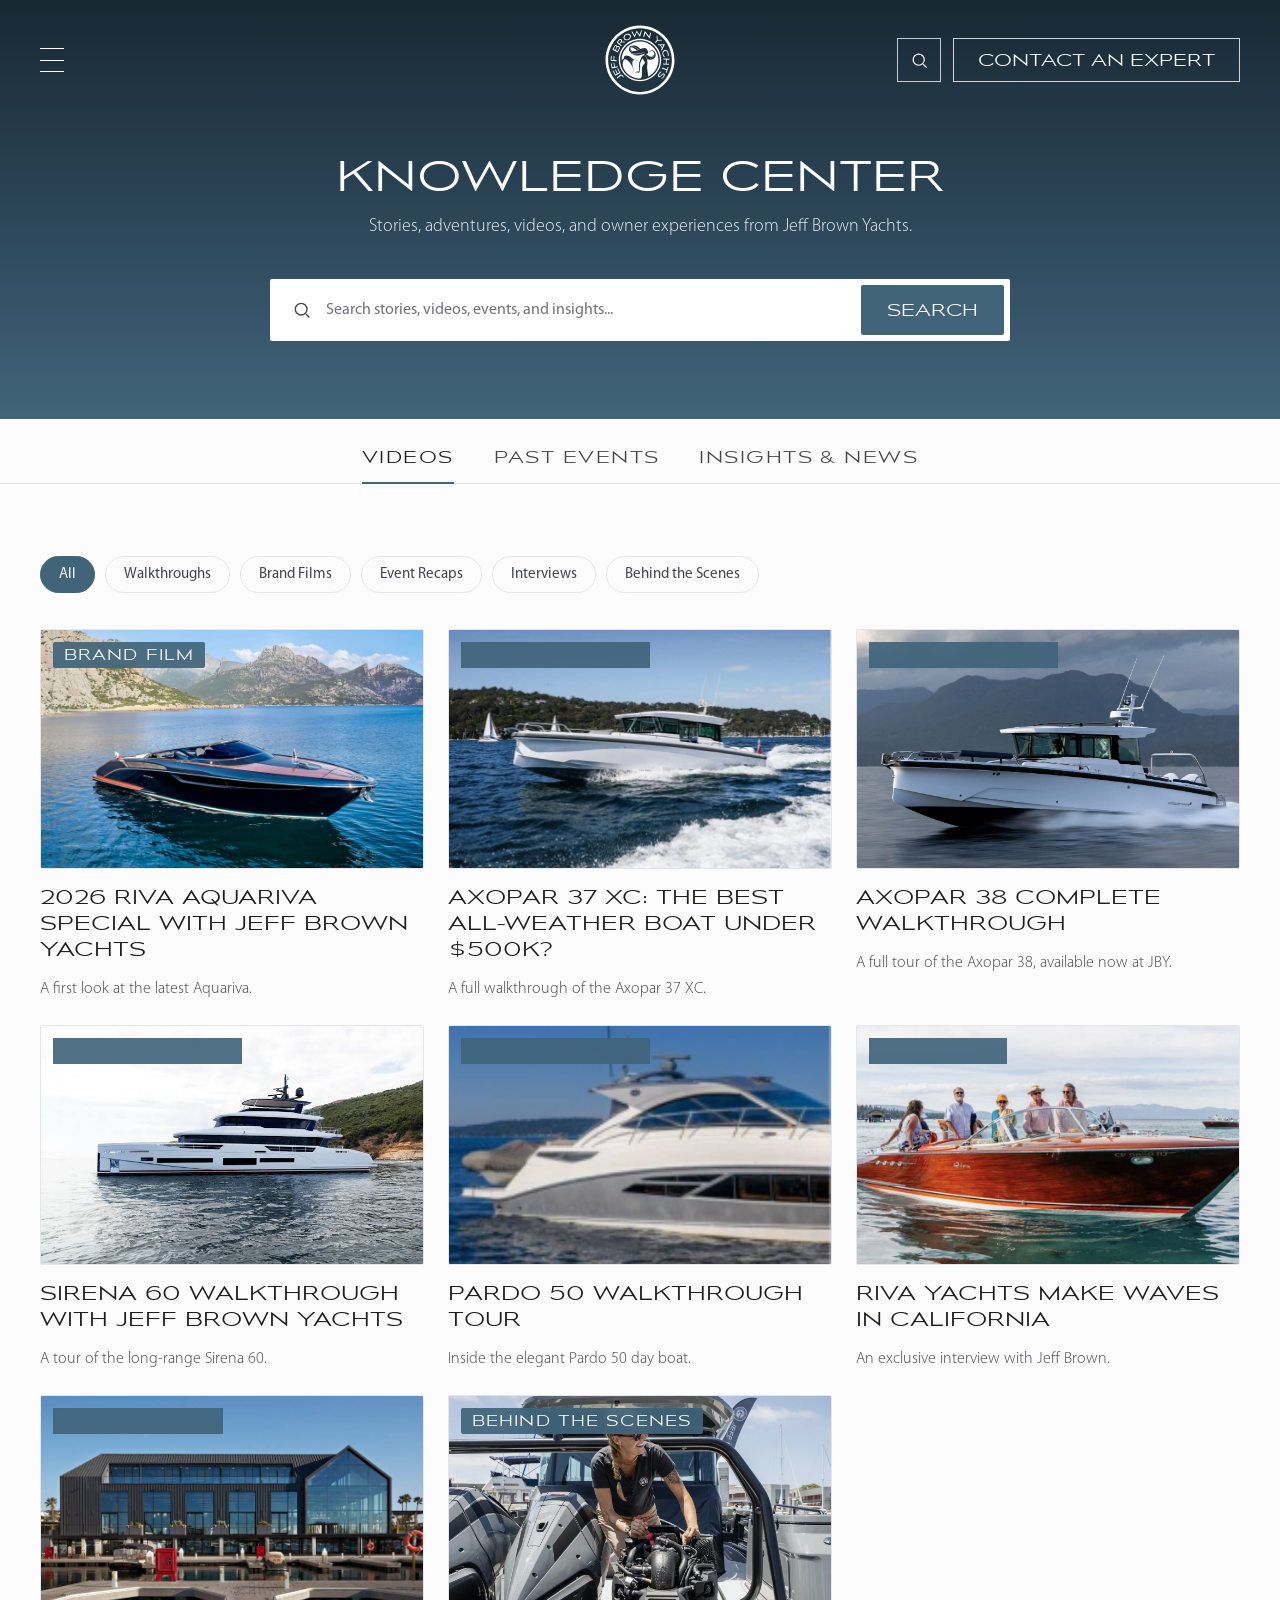
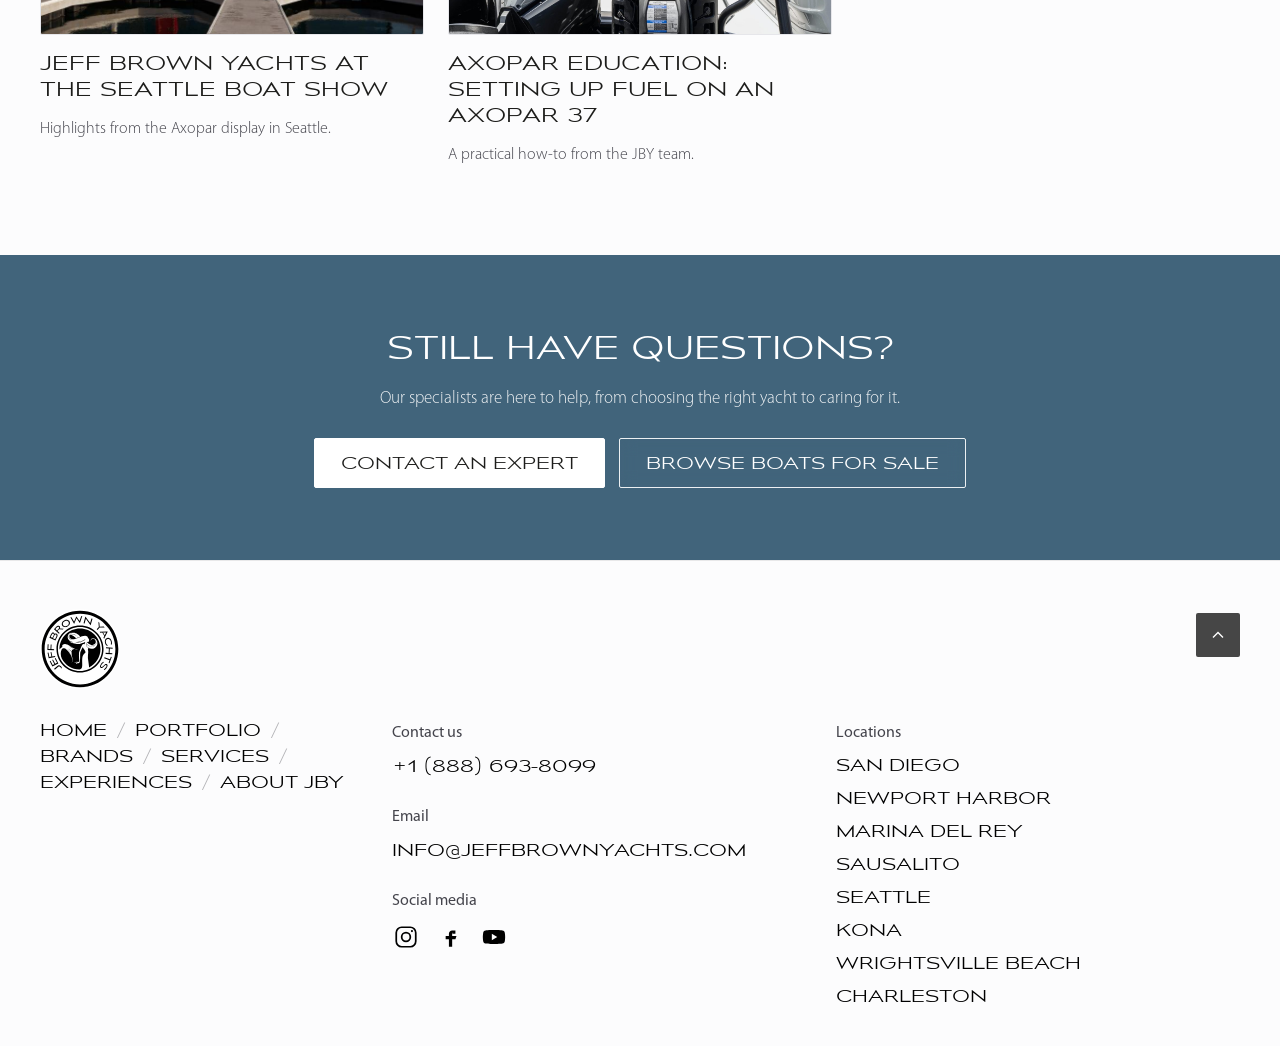
<file: index.html>
<!DOCTYPE html>
<html lang="en">
<head>
<meta charset="UTF-8" />
<meta name="viewport" content="width=device-width, initial-scale=1.0" />
<title>Knowledge Center — Jeff Brown Yachts</title>
<meta name="description" content="The Jeff Brown Yachts Knowledge Center: videos, events, owner experiences, adventures, and company news from the JBY world." />
<link rel="icon" href="assets/jby_logo.svg" />
<link rel="stylesheet" href="assets/fonts.css" />
<link rel="stylesheet" href="assets/styles.css" />
</head>
<body data-kc="videos" data-hero="1">

<div data-site-header></div>

<!-- HERO -->
<section class="kc-hero home">
  <div class="kc-hero-bg"><img src="assets/img/hero-detail.jpg" alt="A Jeff Brown Yachts vessel under way" /></div>
  <div class="kc-hero-inner">
    <h1 class="reveal in">Knowledge Center</h1>
    <p class="reveal in d1">Stories, adventures, videos, and owner experiences from Jeff Brown Yachts.</p>
    <form class="searchbar reveal in d2" action="search.html" method="get" role="search" aria-label="Search the Knowledge Center">
      <svg viewBox="0 0 24 24" fill="none" stroke="currentColor" stroke-width="1.6"><circle cx="11" cy="11" r="7"/><path d="m21 21-4.3-4.3"/></svg>
      <input type="search" name="query" placeholder="Search stories, videos, events, and insights..." aria-label="Search" />
      <button type="submit" class="btn btn-md btn-solid"><span>Search</span></button>
    </form>
  </div>
</section>

<div data-site-kcnav></div>

<div class="hub-panels">

  <!-- ===================== VIDEOS ===================== -->
  <div class="hub-panel active" id="panel-videos">
    <section class="sec"><div class="wrap">
      <div class="chips" data-chips="grid-videos" data-axis="type" aria-label="Filter videos">
        <button class="chip on" data-val="all">All</button>
        <button class="chip" data-val="walkthroughs">Walkthroughs</button>
        <button class="chip" data-val="brand-films">Brand Films</button>
        <button class="chip" data-val="event-recaps">Event Recaps</button>
        <button class="chip" data-val="interviews">Interviews</button>
        <button class="chip" data-val="behind-the-scenes">Behind the Scenes</button>
      </div>
      <div class="media-grid cols-3" id="grid-videos"><a class="card vcard" data-type="brand-films" href="video.html?v=w0ptcR-tTSQ"><div class="thumb"><img src="assets/img/brand-riva.webp" alt="" /><video muted loop playsinline preload="none"><source src="assets/video/hover.mp4" type="video/mp4"></video><span class="badge">Brand Film</span></div><h3>2026 Riva Aquariva Special with Jeff Brown Yachts</h3><p>A first look at the latest Aquariva.</p></a>
              <a class="card vcard" data-type="walkthroughs" href="video.html?v=fQSTb3oAKzA"><div class="thumb"><img src="assets/img/vessel-axopar.jpg" alt="" /><video muted loop playsinline preload="none"><source src="assets/video/hover.mp4" type="video/mp4"></video><span class="badge">Walkthrough</span></div><h3>Axopar 37 XC: The Best All-Weather Boat Under $500K?</h3><p>A full walkthrough of the Axopar 37 XC.</p></a>
              <a class="card vcard" data-type="walkthroughs" href="video.html?v=-jKF--eEPcs"><div class="thumb"><img src="assets/img/brand-axopar.jpg" alt="" /><video muted loop playsinline preload="none"><source src="assets/video/hover.mp4" type="video/mp4"></video><span class="badge">Walkthrough</span></div><h3>Axopar 38 Complete Walkthrough</h3><p>A full tour of the Axopar 38, available now at JBY.</p></a>
              <a class="card vcard" data-type="walkthroughs" href="video.html?v=-klt9lROx2Q"><div class="thumb"><img src="assets/img/brand-sirena.jpg" alt="" /><video muted loop playsinline preload="none"><source src="assets/video/hover.mp4" type="video/mp4"></video><span class="badge">Walkthrough</span></div><h3>Sirena 60 Walkthrough with Jeff Brown Yachts</h3><p>A tour of the long-range Sirena 60.</p></a>
              <a class="card vcard" data-type="walkthroughs" href="video.html?v=Qdw6NAXoP4w"><div class="thumb"><img src="assets/img/vessel-pershing2.jpg" alt="" /><video muted loop playsinline preload="none"><source src="assets/video/hover.mp4" type="video/mp4"></video><span class="badge">Walkthrough</span></div><h3>Pardo 50 Walkthrough Tour</h3><p>Inside the elegant Pardo 50 day boat.</p></a>
              <a class="card vcard" data-type="interviews" href="video.html?v=bcRRfGyM40s"><div class="thumb"><img src="assets/img/ev_riva.jpg" alt="" /><video muted loop playsinline preload="none"><source src="assets/video/hover.mp4" type="video/mp4"></video><span class="badge">Interview</span></div><h3>Riva Yachts Make Waves in California</h3><p>An exclusive interview with Jeff Brown.</p></a>
              <a class="card vcard" data-type="event-recaps" href="video.html?v=dWhl8WauQQw"><div class="thumb"><img src="assets/img/marina-newport.jpg" alt="" /><video muted loop playsinline preload="none"><source src="assets/video/hover.mp4" type="video/mp4"></video><span class="badge">Event Recap</span></div><h3>Jeff Brown Yachts at the Seattle Boat Show</h3><p>Highlights from the Axopar display in Seattle.</p></a>
              <a class="card vcard" data-type="behind-the-scenes" href="video.html?v=TO-hFcdKXWA"><div class="thumb"><img src="assets/img/card_service.jpg" alt="" /><video muted loop playsinline preload="none"><source src="assets/video/hover.mp4" type="video/mp4"></video><span class="badge">Behind the Scenes</span></div><h3>Axopar Education: Setting Up Fuel on an Axopar 37</h3><p>A practical how-to from the JBY team.</p></a></div>
    </div></section>
  </div>

  <!-- ===================== PAST EVENTS ===================== -->
  <div class="hub-panel" id="panel-events">
    <section class="sec"><div class="wrap">
      <div class="chips" data-chips="grid-events" data-axis="region" aria-label="Filter events by region">
        <button class="chip on" data-val="all">All</button>
        <button class="chip" data-val="west">West Coast</button>
        <button class="chip" data-val="east">East Coast</button>
      </div>
      <div class="egrid" id="grid-events"><a class="ecard" data-region="west" data-loc="lake-tahoe" data-brand="riva" href="event.html?e=lake-tahoe"><img src="assets/img/ev_pebble.jpg" alt="" /><div class="ec-body"><h3>Lake Tahoe Concours d'Elegance</h3><span class="ec-meta">Aug 2026 · Lake Tahoe</span><span class="ec-cta">View Recap <svg viewBox="0 0 24 24" fill="none" stroke="currentColor" stroke-width="1.6"><path d="m9 6 6 6-6 6"/></svg></span></div></a>
              <a class="ecard" data-region="west" data-loc="san-diego" data-brand="axopar" href="event.html?e=san-diego"><img src="assets/img/marina-sandiego.jpg" alt="" /><div class="ec-body"><h3>San Diego International Boat Show</h3><span class="ec-meta">Jun 2026 · San Diego</span><span class="ec-cta">View Recap <svg viewBox="0 0 24 24" fill="none" stroke="currentColor" stroke-width="1.6"><path d="m9 6 6 6-6 6"/></svg></span></div></a>
              <a class="ecard" data-region="east" data-loc="miami" data-brand="pershing" href="event.html?e=miami"><img src="assets/img/vessel-pershing.jpg" alt="" /><div class="ec-body"><h3>Miami International Boat Show</h3><span class="ec-meta">Feb 2026 · Miami</span><span class="ec-cta">View Recap <svg viewBox="0 0 24 24" fill="none" stroke="currentColor" stroke-width="1.6"><path d="m9 6 6 6-6 6"/></svg></span></div></a>
              <a class="ecard" data-region="east" data-loc="baltimore" data-brand="axopar" href="event.html?e=mid-atlantic"><img src="assets/img/vessel-axopar.jpg" alt="" /><div class="ec-body"><h3>Mid-Atlantic Boat Show</h3><span class="ec-meta">Feb 2026 · Baltimore</span><span class="ec-cta">View Recap <svg viewBox="0 0 24 24" fill="none" stroke="currentColor" stroke-width="1.6"><path d="m9 6 6 6-6 6"/></svg></span></div></a>
              <a class="ecard" data-region="east" data-loc="charleston" data-brand="axopar" href="event.html?e=charleston"><img src="assets/img/marina-newport.jpg" alt="" /><div class="ec-body"><h3>Charleston Boat Show</h3><span class="ec-meta">Jan 2026 · Charleston</span><span class="ec-cta">View Recap <svg viewBox="0 0 24 24" fill="none" stroke="currentColor" stroke-width="1.6"><path d="m9 6 6 6-6 6"/></svg></span></div></a>
              <a class="ecard" data-region="east" data-loc="fort-lauderdale" data-brand="brabus" href="event.html?e=fort-lauderdale"><img src="assets/img/event_flibs.jpg" alt="" /><div class="ec-body"><h3>Fort Lauderdale International Boat Show</h3><span class="ec-meta">Oct 2025 · Fort Lauderdale</span><span class="ec-cta">View Recap <svg viewBox="0 0 24 24" fill="none" stroke="currentColor" stroke-width="1.6"><path d="m9 6 6 6-6 6"/></svg></span></div></a>
              <a class="ecard" data-region="west" data-loc="sausalito" data-brand="brabus" href="event.html?e=sausalito"><img src="assets/img/ev_sausalito.jpg" alt="" /><div class="ec-body"><h3>Sausalito Boat Show (4th Annual)</h3><span class="ec-meta">Sep 2025 · Sausalito</span><span class="ec-cta">View Recap <svg viewBox="0 0 24 24" fill="none" stroke="currentColor" stroke-width="1.6"><path d="m9 6 6 6-6 6"/></svg></span></div></a>
              <a class="ecard" data-region="east" data-loc="carolinas" data-brand="axopar" href="event.html?e=carolinas"><img src="assets/img/vessel-brabus.jpg" alt="" /><div class="ec-body"><h3>Axopar &amp; BRABUS Carolinas Adventure</h3><span class="ec-meta">Jul 2024 · Carolinas</span><span class="ec-cta">View Recap <svg viewBox="0 0 24 24" fill="none" stroke="currentColor" stroke-width="1.6"><path d="m9 6 6 6-6 6"/></svg></span></div></a></div>
      <div class="sec-foot"><a class="btn btn-md btn-ghost-navy" href="https://ywteamyw.github.io/jby-events/v3-filters.html" target="_blank" rel="noopener">View Upcoming Events <svg viewBox="0 0 24 24" fill="none" stroke="currentColor" stroke-width="1.6"><path d="m9 6 6 6-6 6"/></svg></a></div>
    </div></section>
  </div>

  <!-- ===================== INSIGHTS & NEWS ===================== -->
  <div class="hub-panel" id="panel-insights">
    <section class="sec"><div class="wrap">
      <div class="chips" data-chips="grid-insights" data-axis="cat" aria-label="Filter insights">
        <button class="chip on" data-val="all">All</button>
        <button class="chip" data-val="news">News</button>
        <button class="chip" data-val="adventures">Adventures</button>
        <button class="chip" data-val="owner">Owner Stories</button>
        <button class="chip" data-val="insights">Insights</button>
      </div>
      <div class="media-grid cols-3" id="grid-insights"><a class="card acard" data-cat="owner" href="article.html?a=viggen"><div class="thumb"><img src="assets/img/marina-sandiego.jpg" alt="" /><span class="badge">Owner Story</span></div><h3>Owner Feature: Joe Dagostino's J/105 "Viggen"</h3><span class="date">August 5, 2025<span class="rt">5 min read</span></span></a>
              <a class="card acard" data-cat="adventures" href="article.html?a=carolinas-adventure"><div class="thumb"><img src="assets/img/vessel-brabus.jpg" alt="" /><span class="badge">Adventure</span></div><h3>The Axopar &amp; BRABUS Carolinas Adventure</h3><span class="date">July 18, 2024<span class="rt">6 min read</span></span></a>
              <a class="card acard" data-cat="adventures" href="article.html?a=salish-sea"><div class="thumb"><img src="assets/img/ev_sausalito.jpg" alt="" /><span class="badge">Destination</span></div><h3>Cruising the Salish Sea: A Pacific Northwest Adventure</h3><span class="date">June 20, 2025<span class="rt">6 min read</span></span></a>
              <a class="card acard" data-cat="news" href="article.html?a=pershing-us-dealer"><div class="thumb"><img src="assets/img/brand-pershing.jpg" alt="" /><span class="badge">News</span></div><h3>Pershing Names Jeff Brown Yachts Exclusive US Dealer</h3><span class="date">October 28, 2025<span class="rt">3 min read</span></span></a>
              <a class="card acard" data-cat="news" href="article.html?a=riva-west-coast"><div class="thumb"><img src="assets/img/ev_riva.jpg" alt="" /><span class="badge">News</span></div><h3>Riva Names Jeff Brown Yachts Exclusive West Coast Dealer</h3><span class="date">September 16, 2024<span class="rt">3 min read</span></span></a>
              <a class="card acard" data-cat="news" href="article.html?a=pardo-west-coast"><div class="thumb"><img src="assets/img/brand-axopar.jpg" alt="" /><span class="badge">News</span></div><h3>Pardo Yachts Names JBY Exclusive US West Coast Dealer</h3><span class="date">March 12, 2025<span class="rt">2 min read</span></span></a>
              <a class="card acard" data-cat="news" href="article.html?a=charleston-office"><div class="thumb"><img src="assets/img/marina-newport.jpg" alt="" /><span class="badge">Company</span></div><h3>Jeff Brown Yachts Opens a New Office in Charleston</h3><span class="date">October 1, 2024<span class="rt">2 min read</span></span></a>
              <a class="card acard" data-cat="news" href="article.html?a=deniz-ozcakir"><div class="thumb"><img src="assets/img/consult-overlook.jpg" alt="" /><span class="badge">Company</span></div><h3>Deniz Ozcakir Named Head of Sales &amp; Marketing</h3><span class="date">April 7, 2025<span class="rt">2 min read</span></span></a>
              <a class="card acard" data-cat="insights" href="article.html?a=brabus-shadow-500"><div class="thumb"><img src="assets/img/vessel-brabus.jpg" alt="" /><span class="badge">Brands</span></div><h3>Showcasing the BRABUS Shadow 500 on the West Coast</h3><span class="date">June 29, 2024<span class="rt">3 min read</span></span></a>
              <a class="card acard" data-cat="insights" href="article.html?a=modern-luxury"><div class="thumb"><img src="assets/img/lifestyle-expertise.jpg" alt="" /><span class="badge">Press</span></div><h3>Jeff Brown: Modern Luxury "Power Players" Spotlight</h3><span class="date">May 27, 2022<span class="rt">4 min read</span></span></a></div>
    </div></section>
  </div>

</div>

<div data-site-cta></div>
<div data-site-footer></div>
<script>
/* Horizontal chip filters (variant 3) — filter the original cards in place */
(function(){
  document.querySelectorAll(".chips[data-chips]").forEach(function(bar){
    var grid=document.getElementById(bar.getAttribute("data-chips")); if(!grid) return;
    var axis=bar.getAttribute("data-axis");
    bar.querySelectorAll(".chip").forEach(function(ch){
      ch.addEventListener("click",function(){
        bar.querySelectorAll(".chip").forEach(function(x){x.classList.remove("on");}); ch.classList.add("on");
        var v=ch.getAttribute("data-val");
        grid.querySelectorAll(".vcard,.ecard,.acard").forEach(function(c){
          c.style.display=(v==="all"||c.getAttribute("data-"+axis)===v)?"":"none";
        });
      });
    });
  });
})();
</script>
<script src="assets/app.js"></script>
</body>
</html>
</file>
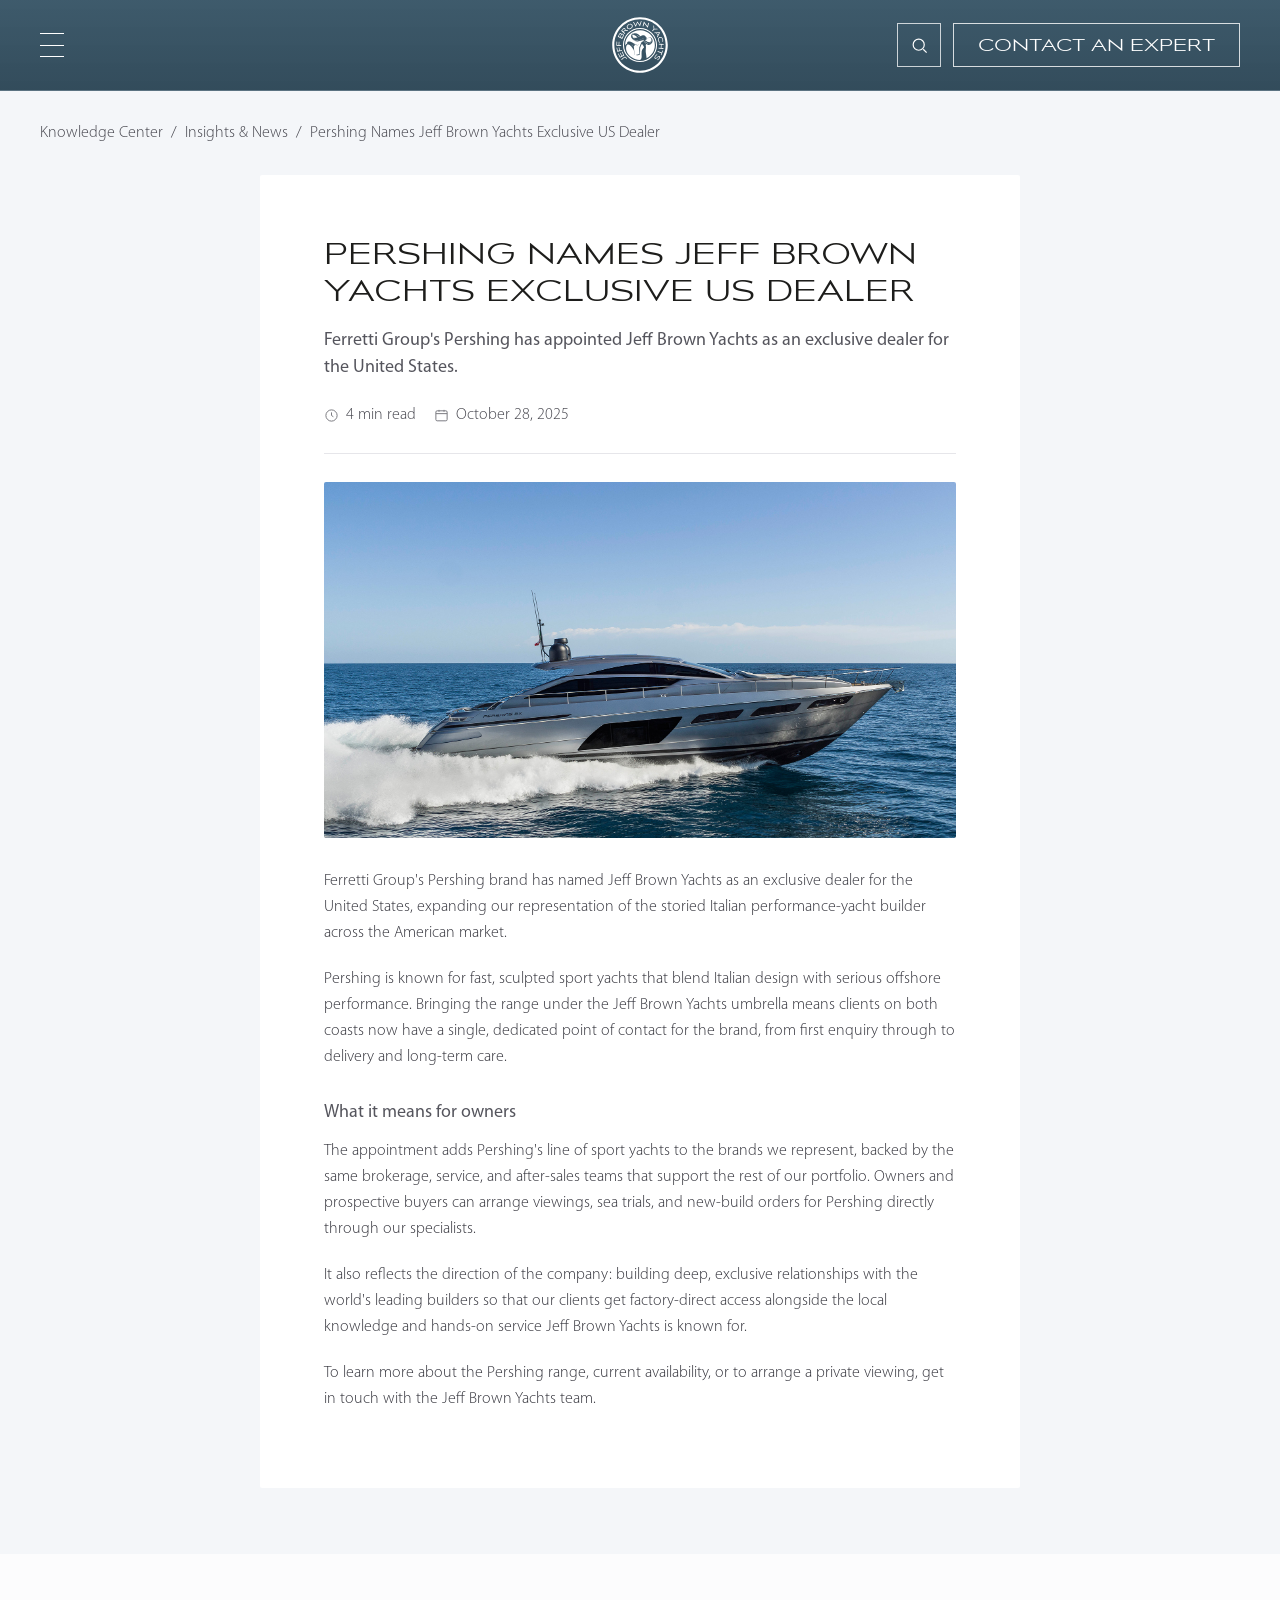
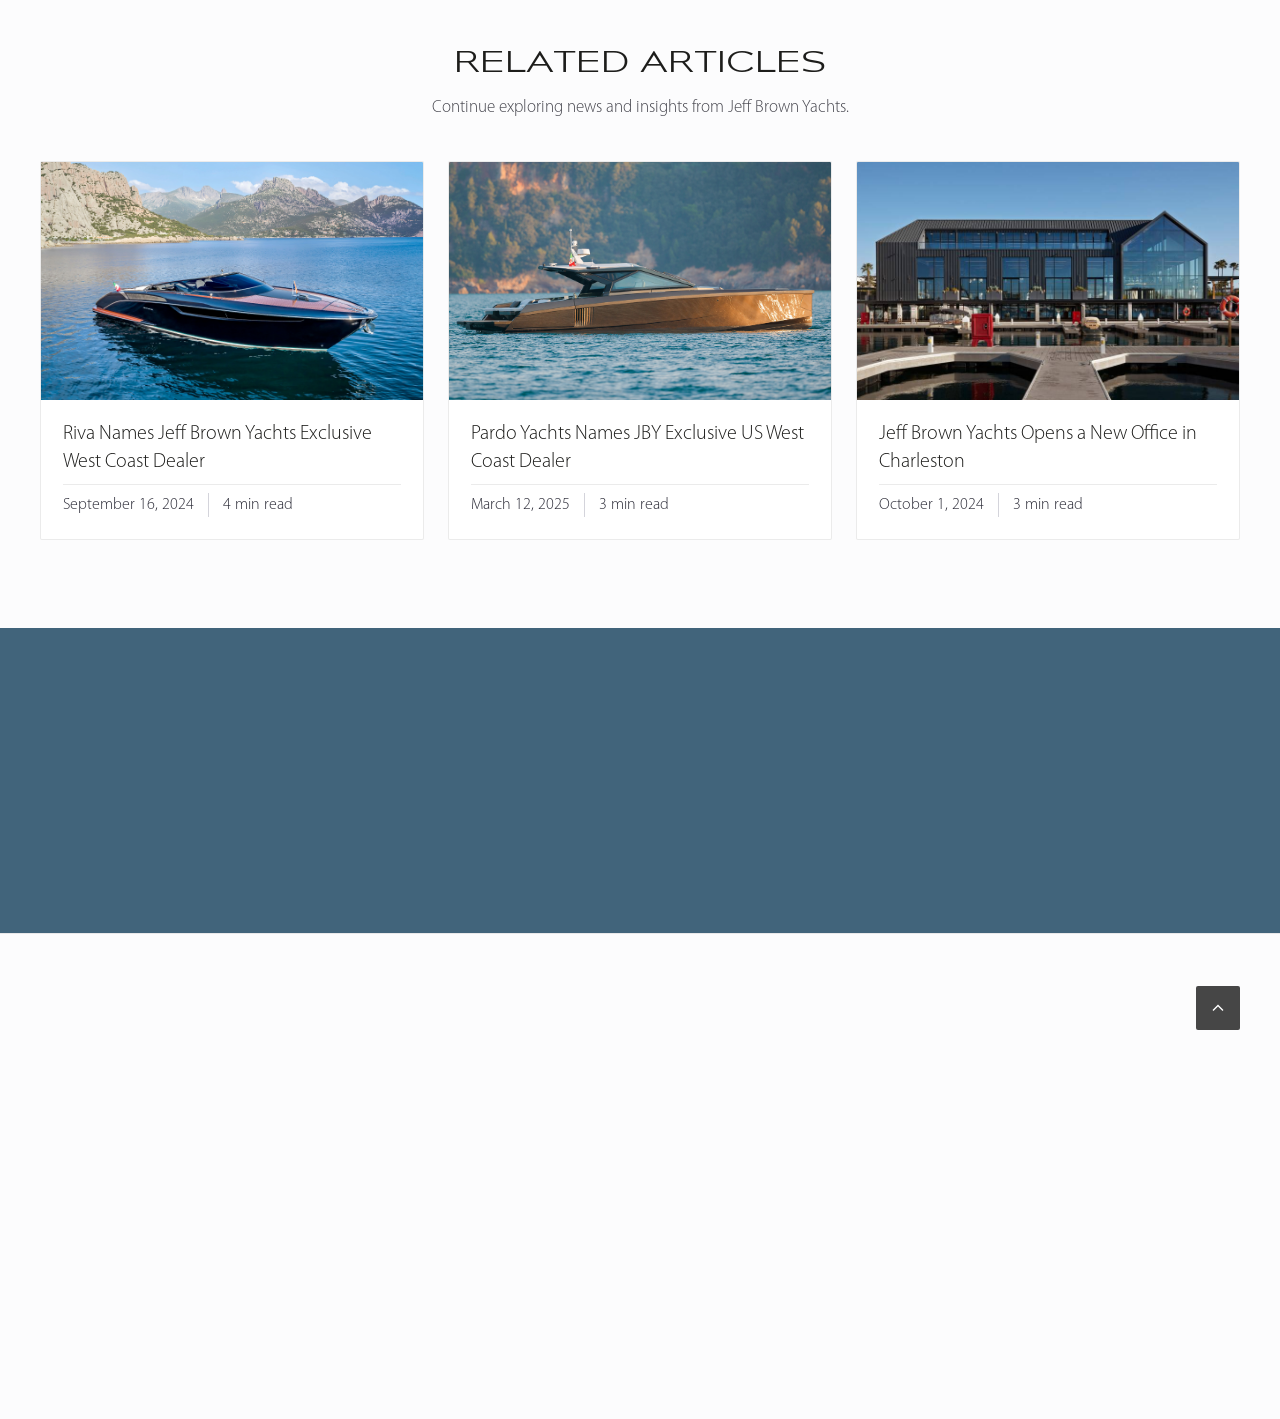
<file: article.html>
<!DOCTYPE html>
<html lang="en">
<head>
<meta charset="UTF-8" />
<meta name="viewport" content="width=device-width, initial-scale=1.0" />
<title>Article — Jeff Brown Yachts</title>
<meta name="description" content="News and insights from Jeff Brown Yachts: brand announcements, new offices, owner features, and adventures." />
<link rel="icon" href="assets/jby_logo.svg" />
<link rel="stylesheet" href="assets/fonts.css" />
<link rel="stylesheet" href="assets/styles.css" />
</head>
<body data-kc="insights">

<div data-site-header></div>

<!-- LIGHT TOP: breadcrumb + white article card (no gradient hero) -->
<section class="article-top">
  <div class="wrap">
    <nav class="dh-crumbs" aria-label="Breadcrumb"><ol>
      <li><a href="index.html#all">Knowledge Center</a></li><li class="sep">/</li>
      <li><a href="index.html#insights">Insights &amp; News</a></li><li class="sep">/</li>
      <li aria-current="page" id="a-crumb">Article</li>
    </ol></nav>

    <article class="article-card reveal in">
      <h1 id="a-title">Article</h1>
      <p class="article-dek" id="a-dek"></p>
      <div class="article-meta">
        <span class="mi"><svg viewBox="0 0 24 24" fill="none" stroke="currentColor" stroke-width="1.6"><circle cx="12" cy="12" r="9"/><path d="M12 7v5l3 2"/></svg><span id="a-rt"></span></span>
        <span class="mi"><svg viewBox="0 0 24 24" fill="none" stroke="currentColor" stroke-width="1.6"><rect x="3" y="4.5" width="18" height="16" rx="2"/><path d="M3 9h18M8 3v3M16 3v3"/></svg><span id="a-date"></span></span>
      </div>
      <hr class="art-rule" />
      <div class="article-body" id="a-body"></div>
    </article>
  </div>
</section>

<!-- RELATED -->
<section class="sec">
  <div class="wrap">
    <div class="sec-head" style="margin-bottom:40px"><h2 class="h-sm">Related articles</h2><p>Continue exploring news and insights from Jeff Brown Yachts.</p></div>
    <div class="media-grid cols-3" id="a-related"></div>
  </div>
</section>

<div data-site-cta></div>
<div data-site-footer></div>

<script>
/* Article detail — populate from ?a=<slug> */
(function(){
  var A = {
    "pershing-us-dealer":{
      t:"Pershing Names Jeff Brown Yachts Exclusive US Dealer",
      dek:"Ferretti Group's Pershing has appointed Jeff Brown Yachts as an exclusive dealer for the United States.",
      cat:"News", date:"October 28, 2025", rt:"4 min read", author:"Jeff Brown Yachts", img:"brand-pershing.jpg",
      body:"<p>Ferretti Group's Pershing brand has named Jeff Brown Yachts as an exclusive dealer for the United States, expanding our representation of the storied Italian performance-yacht builder across the American market.</p>"
        +"<p>Pershing is known for fast, sculpted sport yachts that blend Italian design with serious offshore performance. Bringing the range under the Jeff Brown Yachts umbrella means clients on both coasts now have a single, dedicated point of contact for the brand, from first enquiry through to delivery and long-term care.</p>"
        +"<h2>What it means for owners</h2>"
        +"<p>The appointment adds Pershing's line of sport yachts to the brands we represent, backed by the same brokerage, service, and after-sales teams that support the rest of our portfolio. Owners and prospective buyers can arrange viewings, sea trials, and new-build orders for Pershing directly through our specialists.</p>"
        +"<p>It also reflects the direction of the company: building deep, exclusive relationships with the world's leading builders so that our clients get factory-direct access alongside the local knowledge and hands-on service Jeff Brown Yachts is known for.</p>"
        +"<p>To learn more about the Pershing range, current availability, or to arrange a private viewing, get in touch with the Jeff Brown Yachts team.</p>",
      src:{u:"https://www.boatinternational.com/boat-pro/news/pershing-dealer-us-jeff-brown-yachts",l:"BOAT International"}},
    "riva-west-coast":{
      t:"Riva Names Jeff Brown Yachts Exclusive West Coast Dealer",
      dek:"Riva has appointed Jeff Brown Yachts as its new exclusive dealer for the Western United States.",
      cat:"News", date:"September 16, 2024", rt:"4 min read", author:"Jeff Brown Yachts", img:"brand-riva.webp",
      body:"<p>Riva, the historic Italian marque and one of the most celebrated names in yachting, has named Jeff Brown Yachts as its new exclusive dealer for the Western United States.</p>"
        +"<p>Founded on Lake Iseo more than a century and a half ago, Riva has come to define timeless, handcrafted elegance on the water. Representing the brand across the West Coast is a natural fit for a team that has long championed design-led, meticulously built yachts.</p>"
        +"<h2>Bringing Riva to the West Coast</h2>"
        +"<p>The partnership pairs Riva's craftsmanship with our brokerage, service, and after-sales support, and underpins the brand's growing presence in California, including featured appearances at concours events and private owner gatherings.</p>"
        +"<p>Whether you are considering an Aquariva, an open sport yacht, or one of Riva's larger flybridge models, our specialists can walk you through the range, arrange a viewing, and guide you from selection through delivery.</p>"
        +"<p>Reach out to the Jeff Brown Yachts team to learn more about Riva availability on the West Coast.</p>",
      src:{u:"https://jeffbrownyachts.com/news/details/riva-announces-jeff-brown-yachts-as-its-new-exclusive-dealer-for-the-western-united-states",l:"Jeff Brown Yachts"}},
    "pardo-west-coast":{
      t:"Pardo Yachts Names JBY Exclusive US West Coast Dealer",
      dek:"Italian brand Pardo Yachts has named Jeff Brown Yachts its exclusive U.S. West Coast dealer.",
      cat:"News", date:"March 12, 2025", rt:"3 min read", author:"Jeff Brown Yachts", img:"brand-wally.jpg",
      body:"<p>Italian builder Pardo Yachts has appointed Jeff Brown Yachts as its exclusive dealer for the U.S. West Coast, adding the brand's elegant day boats and yachts to the marques we represent.</p>"
        +"<p>Pardo has built a strong following for its clean, understated design and versatile, open layouts, boats made for long, easy days on the water. The appointment extends our line-up of premium European builders and gives West Coast owners a local point of contact for the brand.</p>"
        +"<h2>What owners can expect</h2>"
        +"<p>From the walkaround day boats to the larger models, our team can arrange viewings, sea trials, and new orders, backed by the service and management support that follows every Jeff Brown Yachts sale.</p>"
        +"<p>Get in touch to learn more about the Pardo range and current availability on the West Coast.</p>",
      src:{u:"https://jeffbrownyachts.com/news/details/italian-brand-pardo-yachts-names-jeff-brown-yachts-exclusive-u.s-west-coast-dealer",l:"Jeff Brown Yachts"}},
    "charleston-office":{
      t:"Jeff Brown Yachts Opens a New Office in Charleston",
      dek:"Jeff Brown Yachts has opened a new office in Charleston, South Carolina, expanding our East Coast presence.",
      cat:"News", date:"October 1, 2024", rt:"3 min read", author:"Jeff Brown Yachts", img:"marina-newport.jpg",
      body:"<p>Jeff Brown Yachts has opened a new office in Charleston, South Carolina, strengthening our presence on the East Coast and bringing our brokerage and service closer to owners in the region.</p>"
        +"<p>Charleston's deep boating culture and growing community of owners make it a natural home for the team. The new office extends our coast-to-coast network and puts local expertise within easy reach of clients along the Southeast.</p>"
        +"<h2>Local presence, national reach</h2>"
        +"<p>The Charleston team supports sales, viewings, sea trials, and after-sales care, while drawing on the full resources of Jeff Brown Yachts, from marketing and brokerage to service and yacht management.</p>"
        +"<p>If you are buying, selling, or caring for a yacht in the Carolinas, our Charleston specialists are ready to help. Get in touch to introduce yourself.</p>",
      src:{u:"https://jeffbrownyachts.com/news/details/jeff-brown-yachts-opens-new-office-in-charleston",l:"Jeff Brown Yachts"}},
    "deniz-ozcakir":{
      t:"Deniz Ozcakir Named Head of Sales &amp; Marketing",
      dek:"Jeff Brown Yachts has announced Deniz Ozcakir as Head of Sales and Marketing.",
      cat:"News", date:"April 7, 2025", rt:"3 min read", author:"Jeff Brown Yachts", img:"consult-overlook.jpg",
      body:"<p>Jeff Brown Yachts has announced the appointment of Deniz Ozcakir as Head of Sales and Marketing, a role created to support the company's continued growth across brands and regions.</p>"
        +"<p>As Jeff Brown Yachts has expanded its portfolio of represented builders and its network of offices, investing in the team behind the brand has become a priority. The appointment reflects that focus.</p>"
        +"<h2>Investing in the team</h2>"
        +"<p>The role spans brokerage, marketing, and the overall owner experience, aligning how the company presents its brands with the hands-on service clients receive day to day.</p>"
        +"<p>To learn more about the team and how we work, reach out to Jeff Brown Yachts.</p>",
      src:{u:"https://jeffbrownyachts.com/news/details/jeff-brown-yachts-announces-deniz-ozcakir-as-head-of-sales-and-marketing",l:"Jeff Brown Yachts"}},
    "brabus-shadow-500":{
      t:"Showcasing the BRABUS Shadow 500 on the West Coast",
      dek:"Jeff Brown Yachts is proudly showcasing the BRABUS Shadow 500.",
      cat:"News", date:"June 29, 2024", rt:"4 min read", author:"Jeff Brown Yachts", img:"brand-axopar.jpg",
      body:"<p>Jeff Brown Yachts is proudly showcasing the BRABUS Shadow 500, the striking performance day boat that pairs BRABUS design language with Axopar's proven, sea-keeping hull.</p>"
        +"<p>The Shadow 500 brings the aggressive, precisely finished aesthetic BRABUS is known for on the road to the water, matched with the versatility and offshore capability that has made the platform so popular.</p>"
        +"<h2>Performance, engineered on the water</h2>"
        +"<p>With its blacked-out styling, refined detailing, and punchy performance, the Shadow 500 is built for owners who want presence and capability in equal measure, whether cruising the coast or running to an anchorage for the day.</p>"
        +"<p>Get in touch with our team to arrange a viewing or sea trial, or to learn more about availability across the BRABUS Shadow range.</p>",
      src:{u:"https://jeffbrownyachts.com/news/details/jeff-brown-yachts-proudly-showcasing-the-brabus-shadow-500",l:"Jeff Brown Yachts"}},
    "modern-luxury":{
      t:"Jeff Brown: Modern Luxury \"Power Players\" Spotlight",
      dek:"Jeff Brown was featured in Modern Luxury's \"Power Players\" spotlight.",
      cat:"News", date:"May 27, 2022", rt:"4 min read", author:"Jeff Brown Yachts", img:"lifestyle-legacy.jpg",
      body:"<p>Jeff Brown was featured in Modern Luxury's \"Power Players\" spotlight, recognizing his role in the yachting industry and the growth of Jeff Brown Yachts.</p>"
        +"<p>The feature looks at the path from a hands-on brokerage to a company representing some of the most respected names in yachting, and the philosophy that has guided it: put the owner experience first, and build lasting relationships on and off the water.</p>"
        +"<h2>A people-first approach</h2>"
        +"<p>That approach runs through everything the company does, from curating the right yacht for each client to supporting them through service, management, and eventual resale.</p>"
        +"<p>To learn more about Jeff Brown Yachts, or to talk with our team, get in touch.</p>",
      src:{u:"https://jeffbrownyachts.com/news/details/jeff-brown-modern-luxury-power-players-spotlight",l:"Jeff Brown Yachts"}},
    "viggen":{
      t:"Owner Feature: Joe Dagostino's J/105 \"Viggen\"",
      dek:"An owner feature on Joe Dagostino and his J/105 \"Viggen,\" based out of the San Diego Yacht Club.",
      cat:"Owner Story", date:"August 5, 2025", rt:"4 min read", author:"Jeff Brown Yachts", img:"ev_riva.jpg",
      body:"<p>In this brokerage owner feature, we profile Joe Dagostino and his J/105 \"Viggen,\" campaigned out of the San Diego Yacht Club.</p>"
        +"<p>The J/105 is a one-design classic with a devoted racing community, and Viggen is a well-loved example, a boat that rewards good crew work and time on the water. The feature looks at the boat, the sailing behind it, and what ownership looks like day to day.</p>"
        +"<h2>The owner's story</h2>"
        +"<p>Owner features like this one are part of an ongoing series highlighting the people we work with, the boats they love, and the way they use them, whether that is club racing, weekend cruising, or something in between.</p>"
        +"<p>Reach out to the Jeff Brown Yachts team if you would like to share your own story.</p>",
      src:{u:"https://jeffbrownyachts.com/news/details/brokerage-owner-feature-joe-dagostinos-j-105-viggen",l:"Jeff Brown Yachts"}},
    "carolinas-adventure":{
      t:"The Axopar &amp; BRABUS Carolinas Adventure",
      dek:"An invite-only coastal journey created by Jeff and Karen Brown, part of the Axopar &amp; BRABUS Adventure series.",
      cat:"Adventures", date:"July 18, 2024", rt:"4 min read", author:"Jeff Brown Yachts", img:"band.jpg",
      body:"<p>The Axopar &amp; BRABUS Carolinas Adventure was an invite-only coastal journey created by Jeff and Karen Brown, bringing a small group of owners together to run the fleet along the Carolina coast.</p>"
        +"<p>The Adventure series is built around the experience of ownership on the water: real miles, real anchorages, and time aboard with people who love these boats. It is less an event than a shared voyage.</p>"
        +"<h2>Ownership, on the water</h2>"
        +"<p>Days are spent running the coast, rafting up in quiet anchorages, and getting to know the boats and each other, the kind of hands-on time that shows what these platforms can really do.</p>"
        +"<p>To hear about upcoming Adventures, or to learn more about the Axopar and BRABUS ranges, get in touch with the Jeff Brown Yachts team.</p>",
      src:{u:"https://jeffbrownyachts.com/news/category/adventures",l:"Jeff Brown Yachts"}},
    "salish-sea":{
      t:"Cruising the Salish Sea: A Pacific Northwest Adventure",
      dek:"A Pacific Northwest adventure cruising the Salish Sea, part of the Jeff Brown Yachts Adventure series.",
      cat:"Adventures", date:"June 20, 2025", rt:"4 min read", author:"Jeff Brown Yachts", img:"marina-newport.jpg",
      body:"<p>This Adventure takes the fleet north to cruise the Salish Sea, the island-strewn waters of the Pacific Northwest, for a run of protected passages, quiet anchorages, and open-water crossings.</p>"
        +"<p>The Salish Sea is some of the most rewarding cruising ground in North America, sheltered channels, forested islands, and abundant wildlife, and a proving ground for boats built to handle real conditions.</p>"
        +"<h2>Cruising the Pacific Northwest</h2>"
        +"<p>Like the rest of the series, the trip is built around time on the water and the way these boats perform where owners actually use them, not a showroom, but a working cruise among the islands.</p>"
        +"<p>To hear about upcoming Adventures, reach out to the Jeff Brown Yachts team.</p>",
      src:{u:"https://jeffbrownyachts.com/news/category/adventures",l:"Jeff Brown Yachts"}}
  };

  function param(n){ var m=new RegExp("[?&]"+n+"=([^&]+)").exec(location.search); return m?decodeURIComponent(m[1]):""; }
  var slug = param("a"); if(!A[slug]) slug = "pershing-us-dealer";
  var a = A[slug];

  document.getElementById("a-crumb").innerHTML = a.t;
  document.getElementById("a-title").innerHTML = a.t;
  document.getElementById("a-dek").innerHTML = a.dek;
  document.getElementById("a-rt").textContent = a.rt;
  document.getElementById("a-date").textContent = a.date;
  document.getElementById("a-body").innerHTML =
    '<img class="art-cover" src="assets/img/'+a.img+'" alt="" />'
    + a.body;
  document.title = a.t.replace(/&quot;/g,'"').replace(/&amp;/g,"&") + " — Jeff Brown Yachts";

  /* Related — three other articles */
  var keys = Object.keys(A).filter(function(k){ return k!==slug; }).slice(0,3);
  document.getElementById("a-related").innerHTML = keys.map(function(k){
    var r = A[k];
    return '<a class="card acard" href="article.html?a='+k+'">'
      + '<div class="thumb"><img src="assets/img/'+r.img+'" alt="" /><span class="badge">'+r.cat+'</span></div>'
      + '<h3>'+r.t+'</h3>'
      + '<div class="date"><span>'+r.date+'</span><span class="rt">'+r.rt+'</span></div></a>';
  }).join("");
})();
</script>
<script src="assets/app.js"></script>
</body>
</html>
</file>
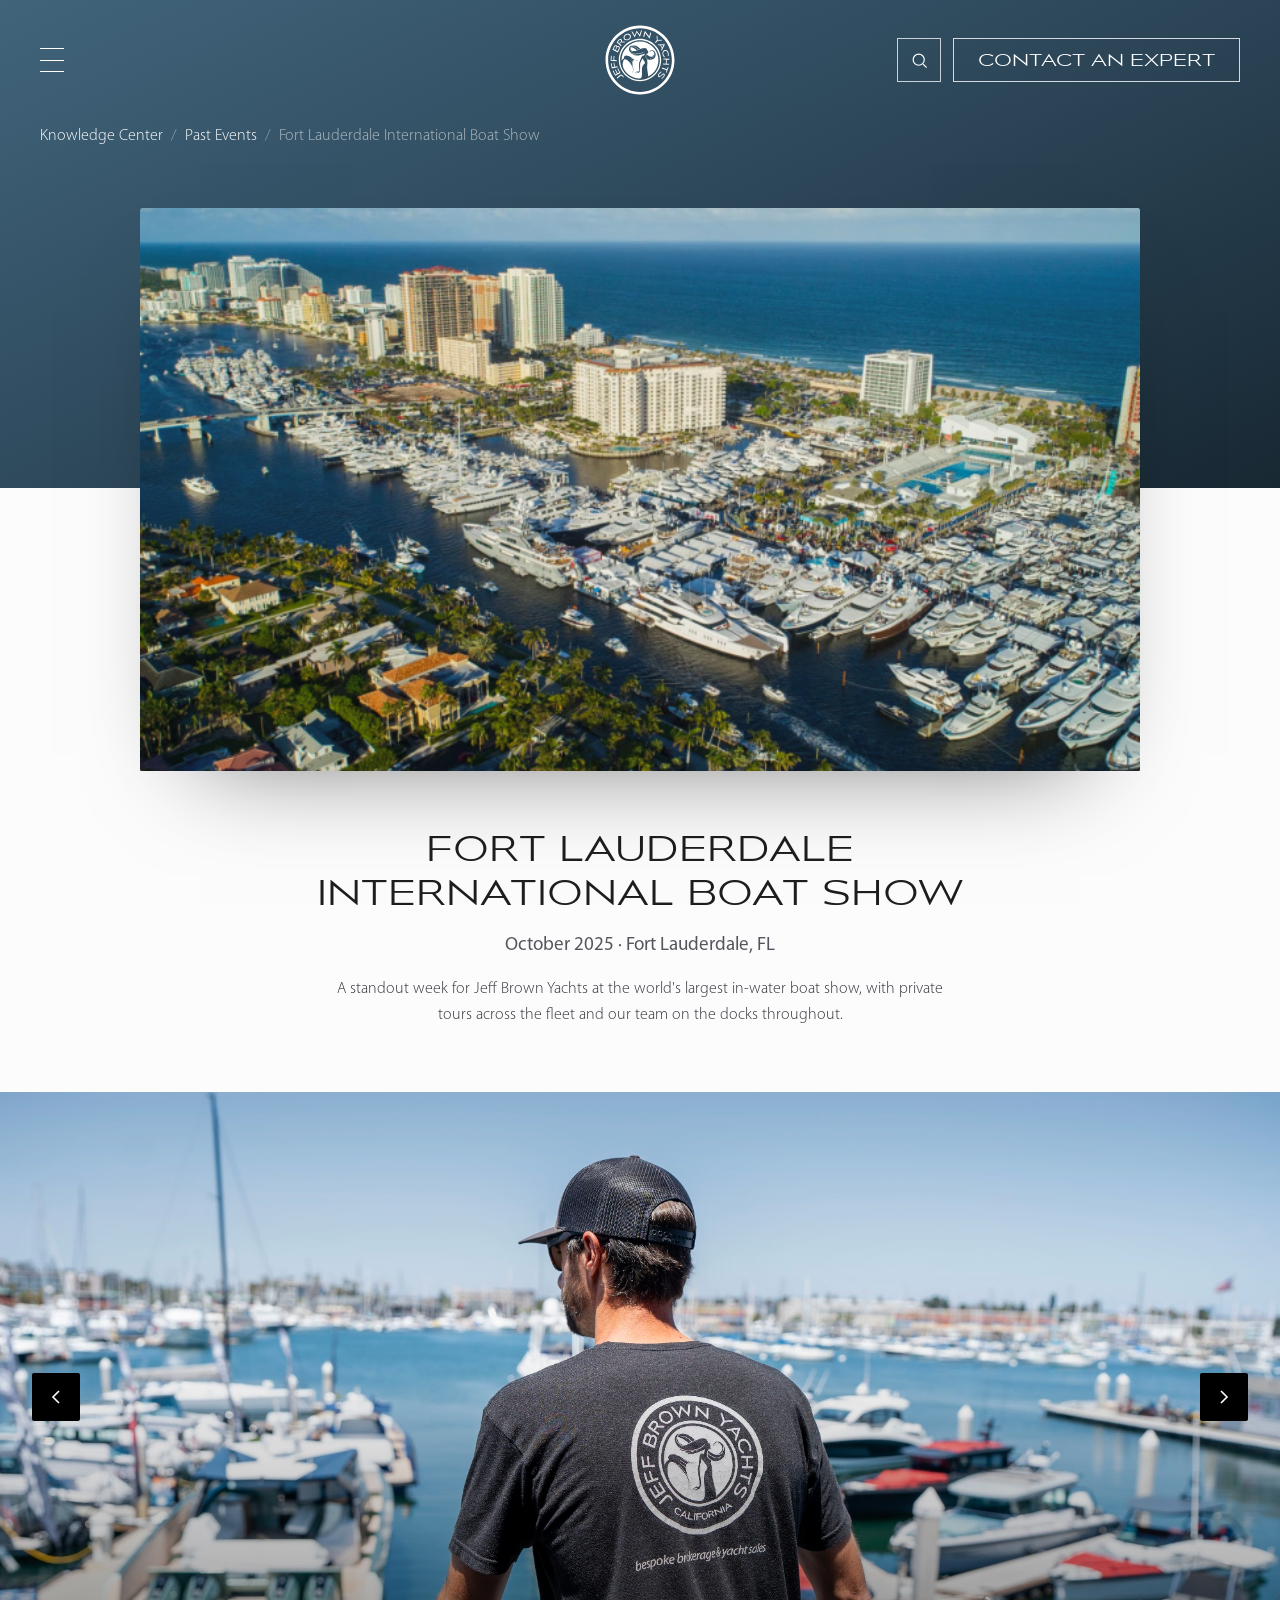
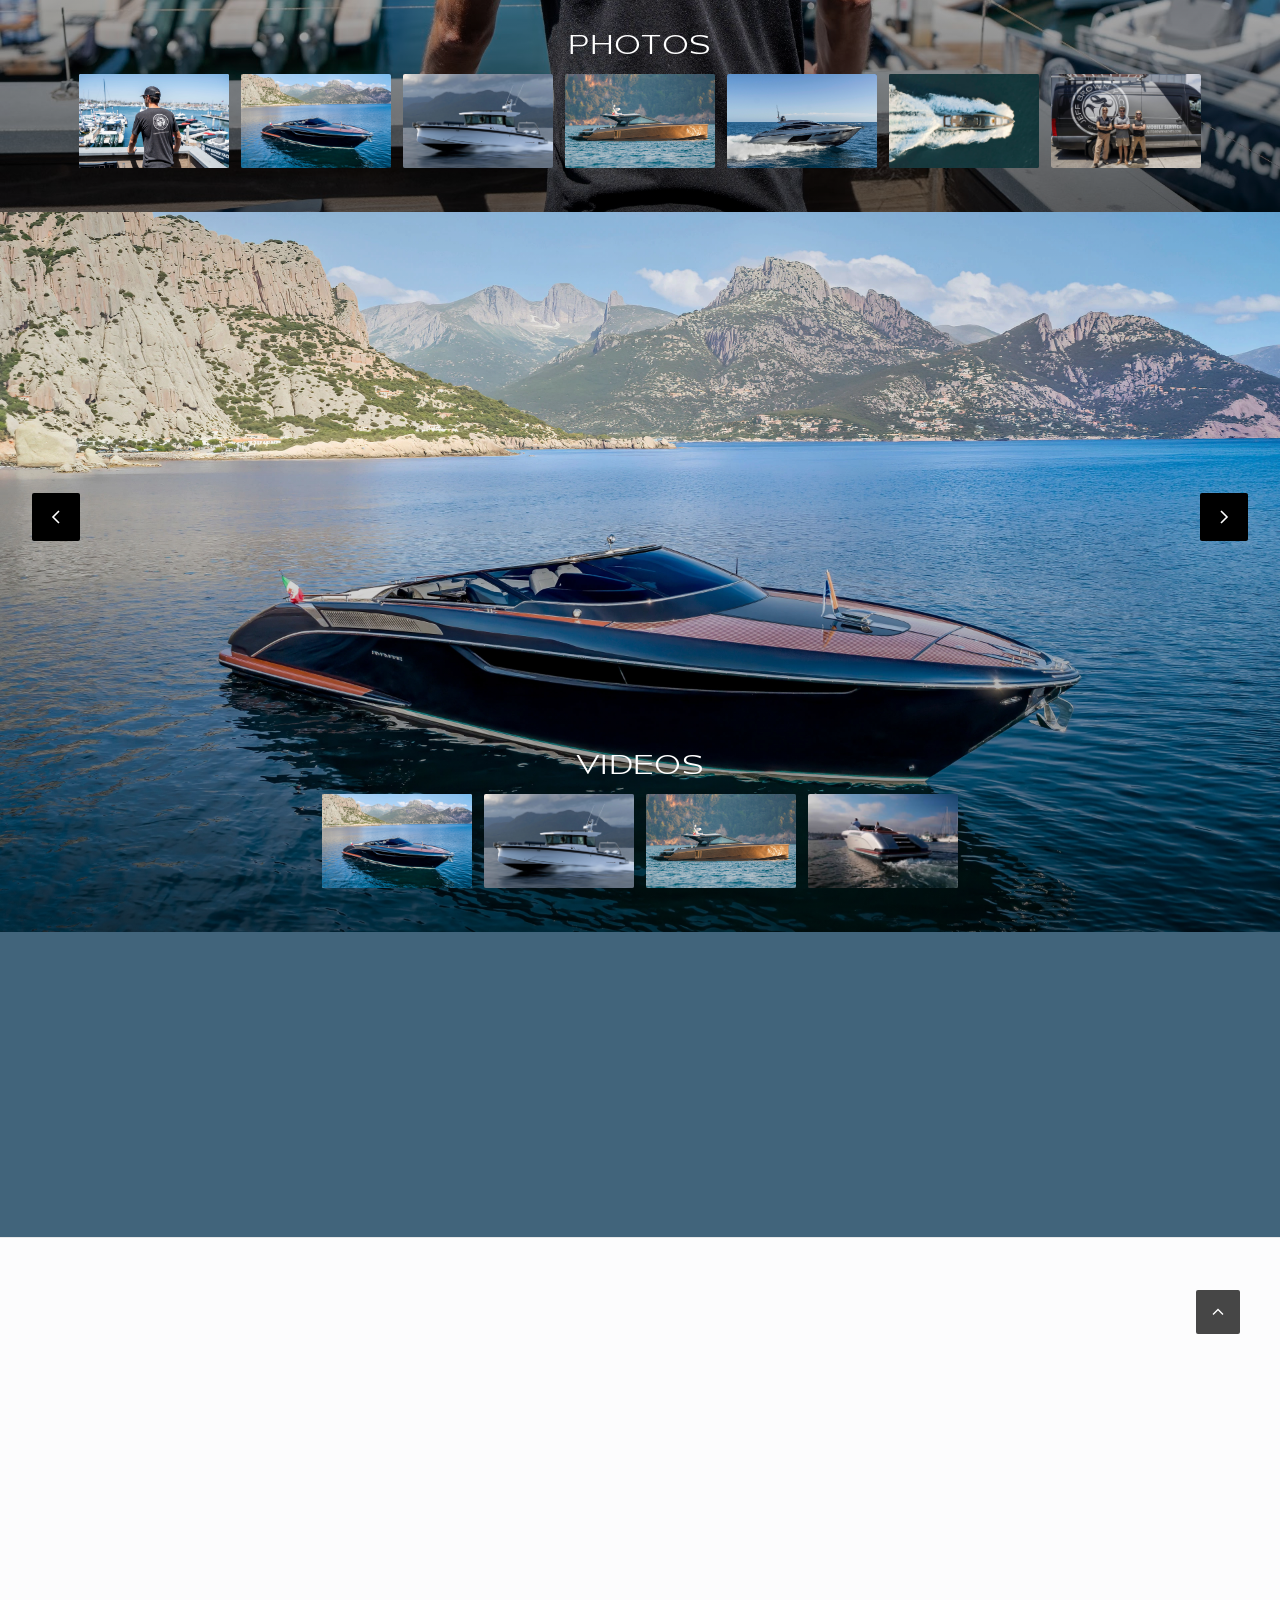
<file: event.html>
<!DOCTYPE html>
<html lang="en">
<head>
<meta charset="UTF-8" />
<meta name="viewport" content="width=device-width, initial-scale=1.0" />
<title>Event Recap — Jeff Brown Yachts</title>
<meta name="description" content="Recaps from Jeff Brown Yachts boat shows, concours, and owner rendezvous: photos and video from the day." />
<link rel="icon" href="assets/jby_logo.svg" />
<link rel="stylesheet" href="assets/fonts.css" />
<link rel="stylesheet" href="assets/styles.css" />
</head>
<body data-kc="events" data-hero="1">

<div data-site-header></div>

<!-- GRADIENT HERO + FLOATING PHOTO -->
<section class="video-hero">
  <div class="wrap">
    <nav class="dh-crumbs" aria-label="Breadcrumb"><ol>
      <li><a href="index.html#all">Knowledge Center</a></li><li class="sep">/</li>
      <li><a href="index.html#events">Past Events</a></li><li class="sep">/</li>
      <li aria-current="page" id="e-crumb">Event</li>
    </ol></nav>
  </div>
</section>
<div class="video-stage reveal in"><div class="videoframe"><img id="e-hero" src="" alt="" /></div></div>

<!-- TITLE + META + DESCRIPTION -->
<section class="video-body">
  <div class="vb-inner">
    <h1 id="e-title">Event Recap</h1>
    <p class="v-sub" id="e-meta"></p>
    <p class="v-desc-long" id="e-desc"></p>
  </div>
</section>

<!-- GALLERY: Photos then Videos -->
<section class="ev-galleries">
  <div class="evgal" id="gal-photos" aria-label="Event photos"></div>
  <div class="evgal" id="gal-videos" aria-label="Event videos"></div>
</section>

<div data-site-cta></div>
<div data-site-footer></div>

<!-- LIGHTBOX (photo / video viewer) -->
<div class="lightbox" id="lightbox" aria-hidden="true">
  <button class="lb-btn lb-close" type="button" aria-label="Close"><svg viewBox="0 0 24 24" fill="none" stroke="currentColor" stroke-width="1.8"><path d="M6 6l12 12M18 6 6 18"/></svg></button>
  <button class="lb-btn lb-prev" type="button" aria-label="Previous"><svg viewBox="0 0 24 24" fill="none" stroke="currentColor" stroke-width="1.8"><path d="m15 6-6 6 6 6"/></svg></button>
  <button class="lb-btn lb-next" type="button" aria-label="Next"><svg viewBox="0 0 24 24" fill="none" stroke="currentColor" stroke-width="1.8"><path d="m9 6 6 6-6 6"/></svg></button>
  <div class="lb-stage"><div class="lb-media" id="lb-media"></div><span class="lb-count"></span></div>
</div>

<script>
/* Event detail — populate from ?e=<slug> */
(function(){
  var PHOTOS = ["consult-overlook.jpg","brand-riva.webp","brand-axopar.jpg","brand-wally.jpg","brand-pershing.jpg","hero-detail.jpg","card_crew.jpg"];
  var VIDS = [
    {id:"w0ptcR-tTSQ",img:"brand-riva.webp"},
    {id:"-jKF--eEPcs",img:"brand-axopar.jpg"},
    {id:"UK9PYInX22U",img:"brand-wally.jpg"},
    {id:"dWhl8WauQQw",img:"band.jpg"}
  ];
  var E = {
    "lake-tahoe":{t:"Lake Tahoe Concours d'Elegance",d:"August 2026",l:"Lake Tahoe, CA",img:"ev_pebble.jpg",vid:"",
      desc:"Jeff Brown Yachts hosted the Riva hospitality tent at the Lake Tahoe Concours d'Elegance, where Riva was the featured marque for 2026. Owners and guests joined our team on the water for private walkthroughs and first looks at the fleet."},
    "san-diego":{t:"San Diego International Boat Show",d:"June 2026",l:"San Diego, CA",img:"marina-sandiego.jpg",vid:"",
      desc:"Jeff Brown Yachts returned to the San Diego International Boat Show on our home waters at Shelter Island, with a curated line-up of the brands we represent and our specialists on hand throughout the show."},
    "miami":{t:"Miami International Boat Show",d:"February 2026",l:"Miami, FL",img:"brand-pershing.jpg",vid:"",
      desc:"Jeff Brown Yachts brought a curated line-up to the Miami International Boat Show across its new 2026 in-water venues, with private tours and sea trials arranged throughout the week."},
    "mid-atlantic":{t:"Mid-Atlantic Boat Show",d:"February 2026",l:"Baltimore, MD",img:"brand-axopar.jpg",vid:"",
      desc:"Jeff Brown Yachts showed the largest selection of Axopars at the Mid-Atlantic Boat Show, giving visitors a close look at the range across a single, focused display."},
    "charleston":{t:"Charleston Boat Show",d:"January 2026",l:"Charleston, SC",img:"marina-newport.jpg",vid:"",
      desc:"Jeff Brown Yachts joined the Charleston Boat Show, close to our newest East Coast office, and welcomed local owners and prospective buyers aboard."},
    "fort-lauderdale":{t:"Fort Lauderdale International Boat Show",d:"October 2025",l:"Fort Lauderdale, FL",img:"event_flibs.jpg",vid:"",
      desc:"A standout week for Jeff Brown Yachts at the world's largest in-water boat show, with private tours across the fleet and our team on the docks throughout."},
    "sausalito":{t:"Sausalito Boat Show (4th Annual)",d:"September 2025",l:"Sausalito, CA",img:"ev_sausalito.jpg",vid:"",
      desc:"Jeff Brown Yachts joined the 4th Annual Sausalito Boat Show at Clipper Yacht Harbor on the bay, with Axopar and BRABUS on the water for the weekend."},
    "carolinas":{t:"Axopar & BRABUS Carolinas Adventure",d:"July 2024",l:"The Carolinas",img:"brand-axopar.jpg",vid:"UK9PYInX22U",
      desc:"An invite-only coastal journey created by Jeff and Karen Brown, part of the Axopar & BRABUS Adventure series, with a small group of owners running the fleet along the Carolina coast."}
  };
  function param(n){ var m=new RegExp("[?&]"+n+"=([^&]+)").exec(location.search); return m?decodeURIComponent(m[1]):""; }
  var slug = param("e"); if(!E[slug]) slug = "fort-lauderdale";
  var e = E[slug];

  document.getElementById("e-hero").src = "assets/img/"+e.img;
  document.getElementById("e-crumb").textContent = e.t;
  document.getElementById("e-title").textContent = e.t;
  document.getElementById("e-meta").textContent = e.d + " · " + e.l;
  document.getElementById("e-desc").textContent = e.desc;
  document.title = e.t + " — Jeff Brown Yachts";

  function esc(s){ return String(s).replace(/"/g,"&quot;"); }
  var chev = '<svg viewBox="0 0 24 24" fill="none" stroke="currentColor" stroke-width="1.6">';
  var arrows = '<button class="eg-arrow prev" aria-label="Previous">'+chev+'<path d="m15 6-6 6 6 6"/></svg></button>'
             + '<button class="eg-arrow next" aria-label="Next">'+chev+'<path d="m9 6 6 6-6 6"/></svg></button>';

  /* Photos gallery */
  var pt = PHOTOS.map(function(im,i){
    return '<button class="eg-thumb'+(i===0?' active':'')+'" data-full="assets/img/'+im+'"><img src="assets/img/'+im+'" alt="" /></button>';
  }).join("");
  document.getElementById("gal-photos").innerHTML =
    '<div class="eg-hero"><img src="assets/img/'+PHOTOS[0]+'" alt="" /></div>'
    + arrows
    + '<div class="eg-word">Photos</div>'
    + '<div class="eg-thumbs">'+pt+'</div>';

  /* Videos gallery — event recap first (if any), then a shared set */
  var vids = VIDS.slice();
  if(e.vid && !vids.some(function(v){return v.id===e.vid;})) vids.unshift({id:e.vid,img:e.img});
  var vt = vids.map(function(v,i){
    return '<button class="eg-thumb'+(i===0?' active':'')+'" data-full="assets/img/'+v.img+'" data-vid="'+v.id+'"><img src="assets/img/'+v.img+'" alt="" /></button>';
  }).join("");
  document.getElementById("gal-videos").innerHTML =
    '<div class="eg-hero"><img class="eg-poster" src="assets/img/'+vids[0].img+'" alt="" /><iframe class="eg-embed" src="https://www.youtube.com/embed/'+vids[0].id+'?autoplay=1&mute=1&loop=1&playlist='+vids[0].id+'&controls=0&modestbranding=1&rel=0&playsinline=1" title="Video preview" allow="autoplay; encrypted-media" frameborder="0"></iframe></div>'
    + arrows
    + '<div class="eg-word">Videos</div>'
    + '<div class="eg-thumbs">'+vt+'</div>';
})();
</script>
<script src="assets/app.js"></script>
</body>
</html>
</file>
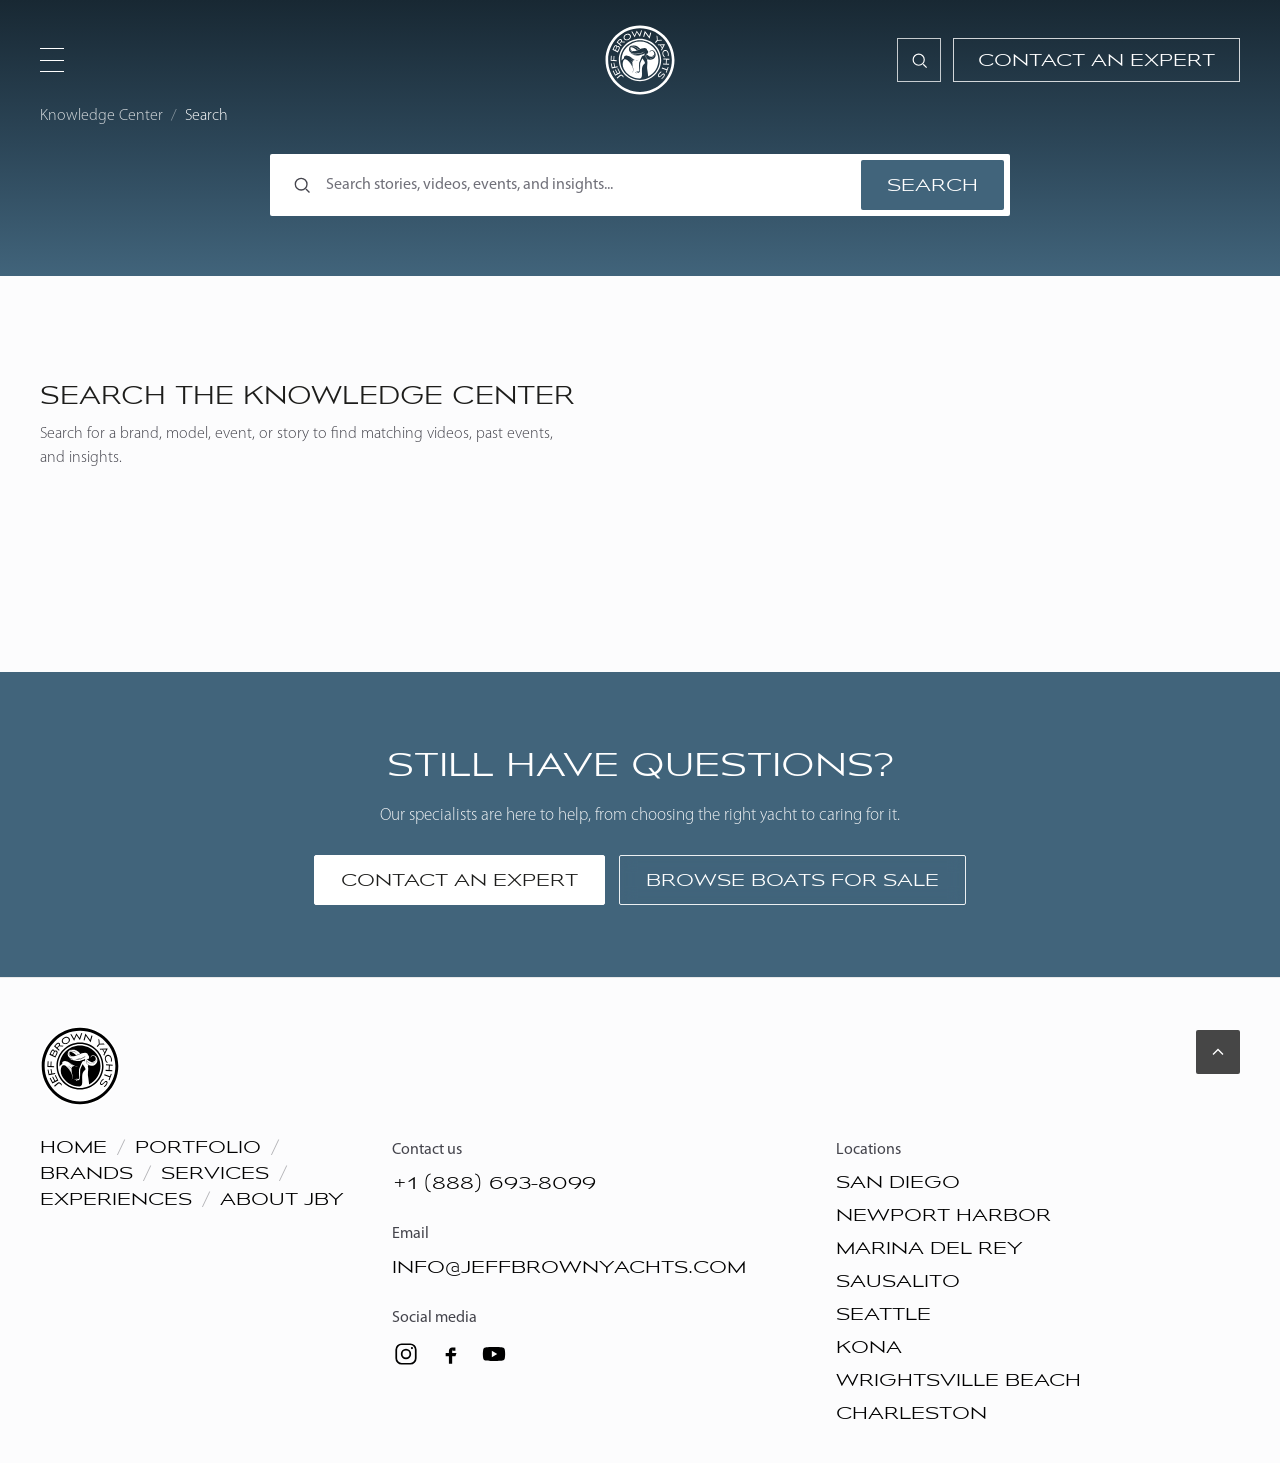
<file: search.html>
<!DOCTYPE html>
<html lang="en">
<head>
<meta charset="UTF-8" />
<meta name="viewport" content="width=device-width, initial-scale=1.0" />
<title>Search — Jeff Brown Yachts</title>
<meta name="description" content="Search the Jeff Brown Yachts Knowledge Center: videos, past events, and insights & news." />
<link rel="icon" href="assets/jby_logo.svg" />
<link rel="stylesheet" href="assets/fonts.css" />
<link rel="stylesheet" href="assets/styles.css" />
</head>
<body data-kc="search" data-hero="1">

<div data-site-header></div>

<!-- COMPACT NAVY HERO: breadcrumb + search bar -->
<section class="kc-hero sub">
  <div class="kc-hero-bg"><img src="assets/img/hero-detail.jpg" alt="" /></div>
  <nav class="kc-crumbs" aria-label="Breadcrumb"><ol>
    <li><a href="index.html#all">Knowledge Center</a></li><li class="sep">/</li>
    <li aria-current="page">Search</li>
  </ol></nav>
  <div class="kc-hero-inner">
    <form class="searchbar" action="search.html" method="get" role="search" aria-label="Search the Knowledge Center">
      <svg viewBox="0 0 24 24" fill="none" stroke="currentColor" stroke-width="1.6"><circle cx="11" cy="11" r="7"/><path d="m21 21-4.3-4.3"/></svg>
      <input type="search" name="query" id="sr-input" placeholder="Search stories, videos, events, and insights..." aria-label="Search" />
      <button type="submit" class="btn btn-md btn-solid"><span>Search</span></button>
    </form>
  </div>
</section>

<!-- RESULTS -->
<section class="sec">
  <div class="wrap" id="sr-wrap">
    <p class="sr-count" id="sr-loading">Searching…</p>
  </div>
</section>

<div data-site-cta></div>
<div data-site-footer></div>

<script src="assets/app.js"></script>
</body>
</html>
</file>
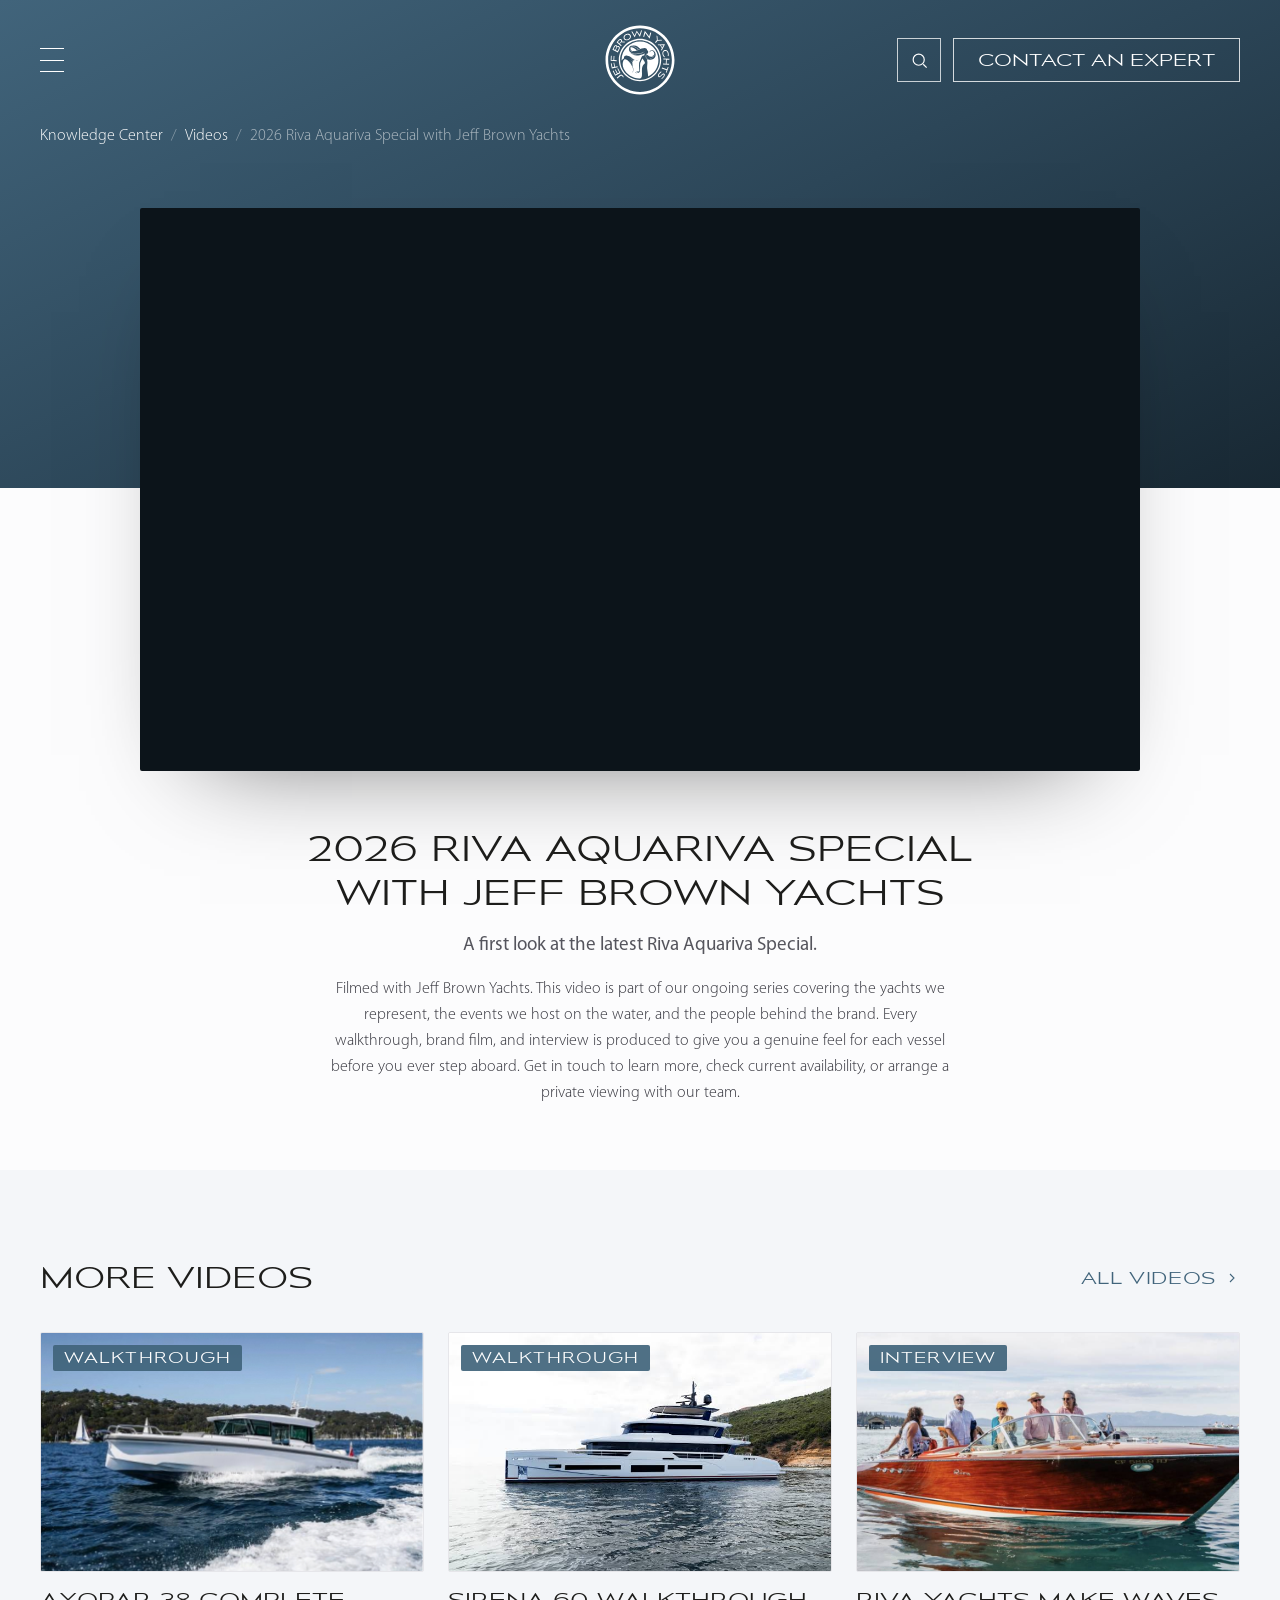
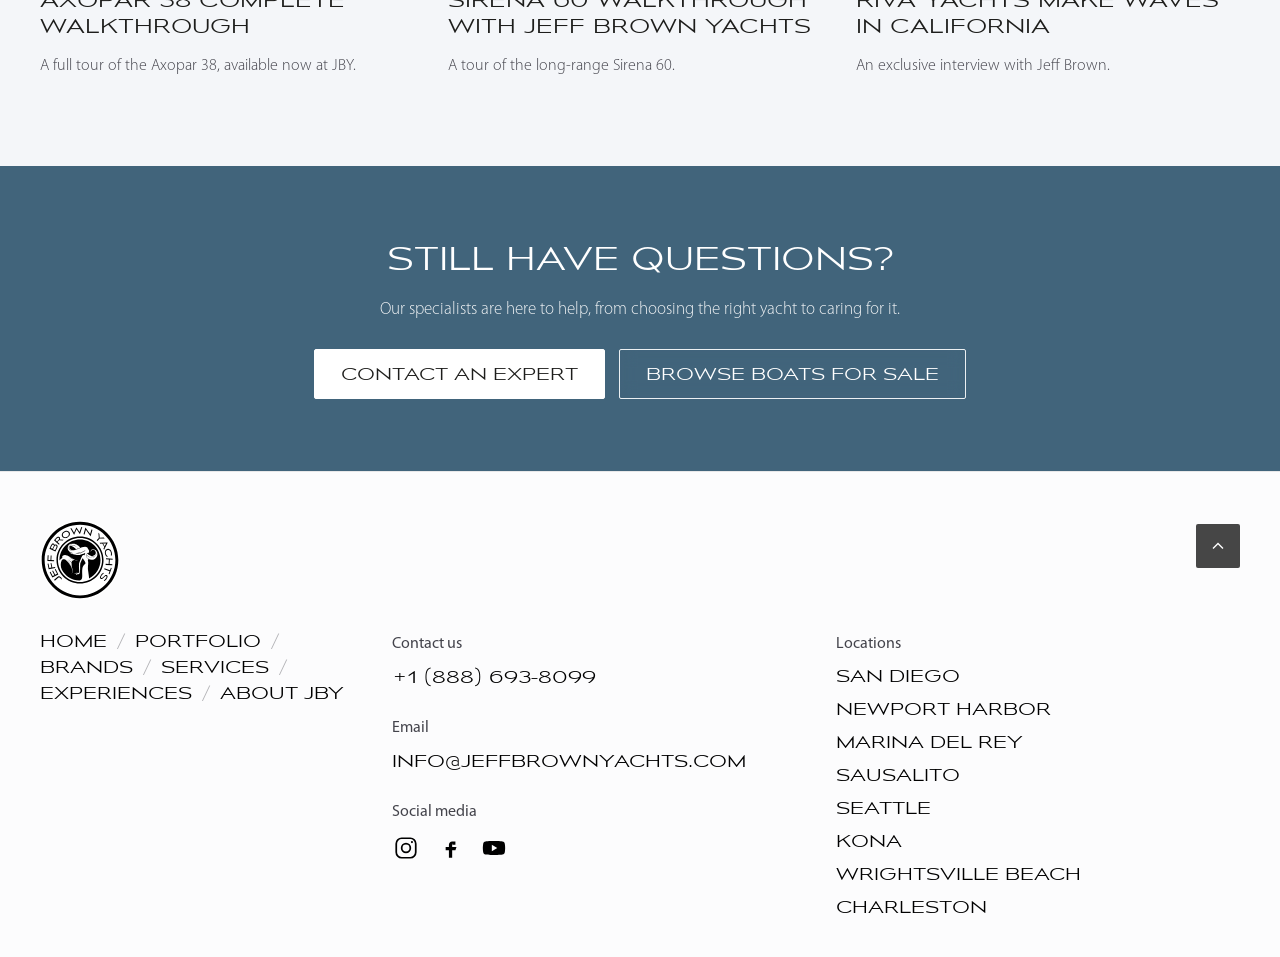
<file: video.html>
<!DOCTYPE html>
<html lang="en">
<head>
<meta charset="UTF-8" />
<meta name="viewport" content="width=device-width, initial-scale=1.0" />
<title>Video — Jeff Brown Yachts</title>
<meta name="description" content="Watch Jeff Brown Yachts videos: yacht walkthroughs, brand films, event recaps, and interviews." />
<link rel="icon" href="assets/jby_logo.svg" />
<link rel="stylesheet" href="assets/fonts.css" />
<link rel="stylesheet" href="assets/styles.css" />
</head>
<body data-kc="videos" data-hero="1">

<div data-site-header></div>

<!-- GRADIENT HERO + FLOATING VIDEO -->
<section class="video-hero">
  <div class="wrap">
    <nav class="dh-crumbs" aria-label="Breadcrumb"><ol>
      <li><a href="index.html#all">Knowledge Center</a></li><li class="sep">/</li>
      <li><a href="index.html#videos">Videos</a></li><li class="sep">/</li>
      <li aria-current="page" id="v-crumb">Video</li>
    </ol></nav>
  </div>
</section>
<div class="video-stage reveal in"><div class="videoframe"><iframe id="v-frame" src="" title="Jeff Brown Yachts video" allow="accelerometer; autoplay; clipboard-write; encrypted-media; gyroscope; picture-in-picture; web-share" allowfullscreen></iframe></div></div>

<!-- TITLE + SUBTITLE + DESCRIPTION -->
<section class="video-body">
  <div class="vb-inner">
    <h1 id="v-title">Jeff Brown Yachts video</h1>
    <p class="v-sub" id="v-desc"></p>
    <p class="v-desc-long" id="v-long">Filmed with Jeff Brown Yachts. This video is part of our ongoing series covering the yachts we represent, the events we host on the water, and the people behind the brand. Every walkthrough, brand film, and interview is produced to give you a genuine feel for each vessel before you ever step aboard. Get in touch to learn more, check current availability, or arrange a private viewing with our team.</p>
  </div>
</section>

<!-- MORE VIDEOS -->
<section class="sec grey">
  <div class="wrap">
    <div class="row-head">
      <div class="rh-text"><h2 class="h-sm">More videos</h2></div>
      <a class="link-arrow" href="index.html#videos" data-tab="videos">All videos <svg viewBox="0 0 24 24" fill="none" stroke="currentColor" stroke-width="1.6"><path d="m9 6 6 6-6 6"/></svg></a>
    </div>
    <div class="media-grid cols-3">
      <a class="card vcard" href="video.html?v=-jKF--eEPcs"><div class="thumb"><img src="assets/img/vessel-axopar.jpg" alt="" /><video muted loop playsinline preload="none"><source src="assets/video/hover.mp4" type="video/mp4"></video><span class="badge">Walkthrough</span></div><h3>Axopar 38 Complete Walkthrough</h3><p>A full tour of the Axopar 38, available now at JBY.</p></a>
      <a class="card vcard" href="video.html?v=-klt9lROx2Q"><div class="thumb"><img src="assets/img/brand-sirena.jpg" alt="" /><video muted loop playsinline preload="none"><source src="assets/video/hover.mp4" type="video/mp4"></video><span class="badge">Walkthrough</span></div><h3>Sirena 60 Walkthrough with Jeff Brown Yachts</h3><p>A tour of the long-range Sirena 60.</p></a>
      <a class="card vcard" href="video.html?v=bcRRfGyM40s"><div class="thumb"><img src="assets/img/ev_riva.jpg" alt="" /><video muted loop playsinline preload="none"><source src="assets/video/hover.mp4" type="video/mp4"></video><span class="badge">Interview</span></div><h3>Riva Yachts Make Waves in California</h3><p>An exclusive interview with Jeff Brown.</p></a>
    </div>
    <div class="sec-foot only-mobile"><a class="link-arrow" href="index.html#videos" data-tab="videos">All videos <svg viewBox="0 0 24 24" fill="none" stroke="currentColor" stroke-width="1.6"><path d="m9 6 6 6-6 6"/></svg></a></div>
  </div>
</section>

<div data-site-cta></div>
<div data-site-footer></div>

<script>
/* Video detail — populate from ?v=<youtube id> */
(function(){
  var V = {
    "w0ptcR-tTSQ":{t:"2026 Riva Aquariva Special with Jeff Brown Yachts",d:"A first look at the latest Riva Aquariva Special."},
    "fQSTb3oAKzA":{t:"Axopar 37 XC: The Best All-Weather Boat Under $500K?",d:"A full walkthrough of the Axopar 37 XC."},
    "-jKF--eEPcs":{t:"Axopar 38 Complete Walkthrough",d:"A full tour of the Axopar 38, available now at Jeff Brown Yachts."},
    "-klt9lROx2Q":{t:"Sirena 60 Walkthrough with Jeff Brown Yachts",d:"A tour of the long-range Sirena 60."},
    "Qdw6NAXoP4w":{t:"Pardo 50 Walkthrough Tour",d:"Inside the elegant Pardo 50 day boat."},
    "bcRRfGyM40s":{t:"Riva Yachts Make Waves in California",d:"An exclusive interview with Jeff Brown."},
    "dWhl8WauQQw":{t:"Jeff Brown Yachts at the Seattle Boat Show",d:"Highlights from the Axopar display in Seattle."},
    "TO-hFcdKXWA":{t:"Axopar Education: Setting Up Fuel on an Axopar 37",d:"A practical how-to from the Jeff Brown Yachts team."},
    "UK9PYInX22U":{t:"Axopar & BRABUS Carolinas Adventure",d:"Recap of the invite-only coastal run created by Jeff and Karen Brown."}
  };
  function param(n){ var m=new RegExp("[?&]"+n+"=([^&]+)").exec(location.search); return m?decodeURIComponent(m[1]):""; }
  var id = param("v"); if(!V[id]) id = "w0ptcR-tTSQ";
  var v = V[id];
  document.getElementById("v-frame").src = "https://www.youtube.com/embed/"+id+"?rel=0";
  document.getElementById("v-crumb").textContent = v.t;
  document.getElementById("v-title").textContent = v.t;
  document.getElementById("v-desc").textContent = v.d;
  document.title = v.t + " — Jeff Brown Yachts";
})();
</script>
<script src="assets/app.js"></script>
</body>
</html>
</file>
<file: assets/fonts.css>
@font-face{font-family:'Mesmerize';font-weight:300;font-style:normal;font-display:swap;src:url([data-uri]) format('woff2')}
@font-face{font-family:'Mesmerize';font-weight:400;font-style:normal;font-display:swap;src:url([data-uri]) format('woff2')}
@font-face{font-family:'Mesmerize';font-weight:500;font-style:normal;font-display:swap;src:url([data-uri]) format('woff2')}
@font-face{font-family:'Myriad Pro';font-weight:300;font-style:normal;font-display:swap;src:url([data-uri]) format('woff2')}
@font-face{font-family:'Myriad Pro';font-weight:400;font-style:normal;font-display:swap;src:url([data-uri]) format('woff2')}
@font-face{font-family:'Myriad Pro';font-weight:600;font-style:normal;font-display:swap;src:url([data-uri]) format('woff2')}
</file>
<file: assets/styles.css>
/* =====================================================================
   Jeff Brown Yachts — News & Media
   Shared design system (extends the JBY site tokens & components)
   Minimum font-size across the platform: 16px.
   ===================================================================== */
:root{
  --ink:#1d1d1b;--c0:#000000;--c2:#44444c;--c4:#44444c;
  --white:#ffffff;--white-soft:#dcdcde;
  --navy:#41647b;--navy-d:#365466;--navy-deep:#22333f;--navy-ink:#182833;
  --border:#e6e6ea;--line:rgba(0,0,0,0.08);--page:#fcfcfd;--section:#f4f6f9;--sand:#bdb19d;
  --maxw:1440px;--content:1280px;--pad:40px;
  --ease:cubic-bezier(.22,.61,.36,1);--ease-out:cubic-bezier(.16,1,.3,1);
  --shadow-card:0 24px 60px -44px rgba(34,51,63,.5);
}
*{box-sizing:border-box;margin:0;padding:0}
html{scroll-behavior:smooth}
body{font-family:'Myriad Pro',system-ui,-apple-system,sans-serif;color:var(--c0);background:var(--page);
  font-weight:300;line-height:1.5;-webkit-font-smoothing:antialiased;overflow-x:hidden}
img{max-width:100%;display:block}
a{color:inherit;text-decoration:none}
button{font-family:inherit;cursor:pointer;border:none;background:none;color:inherit}
.wrap{max-width:var(--maxw);margin:0 auto;padding-left:var(--pad);padding-right:var(--pad)}
.narrow{max-width:calc(var(--content) + 80px);margin:0 auto;padding-left:var(--pad);padding-right:var(--pad)}

/* Type ramp */
.h-lg{font-family:'Mesmerize',sans-serif;font-weight:300;font-size:clamp(24px,2.6vw,28px);line-height:1.22;text-transform:uppercase;letter-spacing:0}
.h-md{font-family:'Mesmerize',sans-serif;font-weight:300;font-size:32px;line-height:48px;text-transform:uppercase;letter-spacing:0}
.h-sm{font-family:'Mesmerize',sans-serif;font-weight:300;font-size:28px;line-height:40px;text-transform:uppercase;letter-spacing:0}
.h-xs{font-family:'Mesmerize',sans-serif;font-weight:300;font-size:24px;line-height:36px;text-transform:uppercase;letter-spacing:0}
.h-2xs{font-family:'Mesmerize',sans-serif;font-weight:300;font-size:20px;line-height:28px;text-transform:uppercase;letter-spacing:0}
.eyebrow{font-family:'Mesmerize',sans-serif;font-weight:300;font-size:16px;line-height:1;letter-spacing:.22em;text-transform:uppercase;color:var(--navy)}
.t-lg{font-family:'Myriad Pro',sans-serif;font-weight:300;font-size:18px;line-height:28px}
.t-md{font-family:'Myriad Pro',sans-serif;font-weight:300;font-size:16px;line-height:24px}

/* Buttons */
.btn{display:inline-flex;align-items:center;justify-content:center;gap:8px;border-radius:2px;
  font-family:'Mesmerize',sans-serif;font-weight:300;text-transform:uppercase;letter-spacing:0;transition:.25s;white-space:nowrap}
.btn-sm{height:44px;padding:0 22px;font-size:16px;line-height:20px}
.btn-md{height:50px;padding:0 26px;font-size:16px;line-height:20px}
.btn svg{width:17px;height:17px}
.btn-solid{background:var(--navy);color:var(--white)}
.btn-solid:hover{background:var(--navy-d)}
.btn-white{background:var(--white);color:var(--ink);border:1px solid var(--white)}
.btn-white:hover{background:rgba(255,255,255,.16);color:var(--white);border-color:var(--white)}
.btn-dark{background:var(--ink);color:var(--white)}
.btn-dark:hover{background:var(--navy)}
.btn-ghost{background:transparent;color:var(--c0);border:1px solid var(--c0)}
.btn-ghost:hover{background:var(--c0);color:var(--white)}
.btn-ghost-navy{background:transparent;color:var(--navy);border:1px solid var(--navy)}
.btn-ghost-navy:hover{background:var(--navy);color:var(--white)}
.btn-ghost-light{background:transparent;color:var(--white);border:1px solid rgba(255,255,255,.9);backdrop-filter:blur(8px)}
.btn-ghost-light:hover{background:rgba(255,255,255,.16);color:var(--white)}
.link-arrow{display:inline-flex;align-items:center;gap:8px;font-family:'Mesmerize',sans-serif;text-transform:uppercase;
  font-size:16px;letter-spacing:.04em;color:var(--navy)}
.link-arrow svg{width:16px;height:16px}
.link-arrow:hover{color:var(--navy-d)}

/* =====================================================================
   HEADER
   ===================================================================== */
.nav{position:fixed;top:0;left:0;right:0;z-index:1000;display:grid;grid-template-columns:1fr auto 1fr;align-items:center;
  gap:16px;padding:24px 40px;color:#fff;background:transparent;
  border-bottom:.5px solid transparent;transition:background .45s ease,backdrop-filter .45s ease,border-color .45s ease,padding .35s ease}
.nav.scrolled,.nav.solid{background:linear-gradient(180deg,rgba(52,82,100,.95) 0%,rgba(44,70,86,.97) 100%);
  backdrop-filter:blur(22px) saturate(140%);-webkit-backdrop-filter:blur(22px) saturate(140%);
  border-bottom:.5px solid rgba(255,255,255,.15);padding:16px 40px}
.nav .left{display:flex;align-items:center;justify-self:start}
.nav .burger{width:24px;height:24px;display:flex;flex-direction:column;justify-content:space-between;background:transparent;border:0;padding:0;cursor:pointer}
.nav .burger span{display:block;height:1px;width:100%;background:#fff;transition:.3s}
.nav .logo{width:72px;height:72px;justify-self:center;display:flex;align-items:center;justify-content:center;transition:width .35s,height .35s}
.nav.scrolled .logo,.nav.solid .logo{width:58px;height:58px}
.nav.solid{padding:16px 40px}
.nav .logo img{width:100%;height:100%;object-fit:contain;filter:brightness(0) invert(1)}
.nav .right{display:flex;gap:12px;align-items:center;justify-self:end}
.nav .icon{width:44px;height:44px;border:.5px solid rgba(255,255,255,.75);color:#fff;display:flex;align-items:center;justify-content:center;transition:.25s;background:transparent;cursor:pointer}
.nav .icon:hover{background:rgba(255,255,255,.16)}
.nav .icon svg{width:19px;height:19px}
.nav .cta{padding:0 24px;height:44px;font-family:'Mesmerize',sans-serif;font-weight:300;font-size:16px;line-height:20px;
  text-transform:uppercase;color:#fff;border:.5px solid rgba(255,255,255,.8);transition:.25s;display:inline-flex;align-items:center;white-space:nowrap;cursor:pointer;background:transparent}
.nav .cta:hover{background:rgba(255,255,255,.16)}
@media(max-width:980px){.nav{padding:16px 22px}.nav.scrolled,.nav.solid{padding:12px 22px}.nav .logo{width:54px;height:54px}.nav.scrolled .logo,.nav.solid .logo{width:48px;height:48px}.nav .cta{display:none}}

/* KC sub-navigation (centered, sits under header) */
.kcnav{position:sticky;top:84px;z-index:900;background:rgba(252,252,253,.96);backdrop-filter:blur(16px) saturate(140%);
  -webkit-backdrop-filter:blur(16px) saturate(140%);border-bottom:.5px solid var(--border)}
.kcnav-inner{max-width:var(--maxw);margin:0 auto;padding:0 40px;display:flex;align-items:center;justify-content:center;flex-wrap:wrap;gap:8px 40px}
/* Hub tab panels — switched in place by JS, no page reload, no scroll jump */
.hub-panel{display:none}
.hub-panel.active{display:block;animation:panelIn .4s var(--ease-out)}
@keyframes panelIn{from{opacity:0;transform:translateY(8px)}to{opacity:1;transform:none}}
.hub-panel>.sec:first-child{padding-top:72px}
.panel-lead{display:flex;justify-content:flex-end;margin-bottom:26px}
/* category chips (Insights & News on the All tab) */
.chips{display:flex;flex-wrap:wrap;gap:10px;margin-bottom:34px}
.chips .tag{cursor:pointer;transition:.2s}

/* Video cards — hover autoplay + subtle white lift/shadow (video cards only) */
.vcard{position:relative;border-radius:2px;gap:14px}
.vcard::before{content:none}
.vcard>*{position:relative;z-index:1}
.vcard .thumb{border:none;border-radius:2px}
.vcard .thumb video{position:absolute;inset:0;width:100%;height:100%;object-fit:cover;opacity:0;transition:opacity .5s var(--ease-out);z-index:1}
.vcard:hover .thumb video{opacity:1}
.vcard .thumb::after{display:none}
.vcard .badge{z-index:2}
@media(hover:none){.vcard::before{display:none}.vcard .thumb video{display:none}}
@media(prefers-reduced-motion:reduce){.hub-panel.active{animation:none}}
.kcnav a{position:relative;flex:0 0 auto;padding:26px 0 14px;font-family:'Mesmerize',sans-serif;font-weight:300;font-size:16px;letter-spacing:.09em;text-transform:uppercase;color:var(--c4);white-space:nowrap;transition:color .25s}
.kcnav a::after{content:"";position:absolute;left:0;right:0;bottom:-.5px;height:2px;background:var(--navy);transform:scaleX(0);transition:transform .3s ease}
.kcnav a:hover{color:var(--ink)}
.kcnav a.active{color:var(--ink)}
.kcnav a.active::after{transform:scaleX(1)}
@media(max-width:760px){.kcnav-inner{gap:22px;padding:0 22px}.kcnav a{padding:15px 0}}

/* Slide-in menu overlay */
.menu-scrim{position:fixed;inset:0;z-index:1200;background:rgba(15,24,30,.55);backdrop-filter:blur(4px);opacity:0;visibility:hidden;transition:.4s}
.menu-scrim.open{opacity:1;visibility:visible}
.menu-panel{position:fixed;top:0;left:0;bottom:0;z-index:1300;width:min(420px,88vw);background:var(--navy-deep);color:#fff;
  transform:translateX(-100%);transition:transform .5s var(--ease-out);display:flex;flex-direction:column;padding:32px 40px}
.menu-panel.open{transform:none}
.menu-panel .m-top{display:flex;align-items:center;justify-content:space-between;margin-bottom:40px}
.menu-panel .m-logo img{height:52px;filter:brightness(0) invert(1)}
.menu-panel .m-close{width:44px;height:44px;border:.5px solid rgba(255,255,255,.5);display:flex;align-items:center;justify-content:center}
.menu-panel .m-close svg{width:18px;height:18px}
.menu-panel nav{display:flex;flex-direction:column;gap:4px}
.menu-panel nav a{font-family:'Mesmerize',sans-serif;font-size:24px;line-height:1.9;text-transform:uppercase;color:#fff;transition:color .2s;letter-spacing:.01em}
.menu-panel nav a:hover{color:var(--sand)}
.menu-panel .m-foot{margin-top:auto;font-size:16px;color:rgba(255,255,255,.82);line-height:24px}
.menu-panel .m-foot a{color:#fff}

/* =====================================================================
   HERO
   ===================================================================== */
.kc-hero{position:relative;overflow:hidden;background:var(--navy-deep);color:#fff}
.kc-hero .kc-hero-bg{position:absolute;inset:0;z-index:0}
.kc-hero .kc-hero-bg img{width:100%;height:100%;object-fit:cover;opacity:.5}
.kc-hero .kc-hero-bg::after{content:"";position:absolute;inset:0;
  background:linear-gradient(180deg,rgba(24,40,51,.5),rgba(24,40,51,.86)),radial-gradient(120% 120% at 50% -10%,rgba(65,100,123,.35),transparent 60%)}
.kc-hero-inner{position:relative;z-index:2;max-width:var(--content);margin:0 auto;padding:150px 40px 78px;text-align:center;
  display:flex;flex-direction:column;align-items:center;gap:12px}
/* group the title + subtitle, then a larger gap before the search */
.kc-hero.home .searchbar{margin-top:26px}
.kc-hero h1{font-family:'Mesmerize',sans-serif;font-weight:300;text-transform:uppercase;font-size:clamp(28px,4vw,40px);line-height:1.28;letter-spacing:0;overflow-wrap:break-word}
.kc-hero p{max-width:900px;font-size:18px;line-height:28px;color:rgba(255,255,255,.92)}
/* Home hero: vertical gradient — dark at the top into brand navy at the bottom */
.kc-hero.home{background:linear-gradient(180deg,#182833 0%,#2c4658 52%,#41647b 100%)}
.kc-hero.home .kc-hero-bg{display:none}
@media(max-width:640px){.kc-hero h1{font-size:clamp(26px,7.2vw,32px)}.kc-hero-inner{padding:118px 22px 52px}}

/* sub-pages: shorter hero, breadcrumb at the top of the hero */
.kc-hero.sub .kc-hero-inner{padding:120px 40px 60px}
.kc-hero.sub h1{font-size:34px;line-height:46px}
.kc-hero .kc-crumbs{position:relative;z-index:2;max-width:var(--content);margin:0 auto;padding:104px 40px 0;width:100%}
.kc-hero .kc-crumbs+.kc-hero-inner{padding-top:26px}
.kc-hero .kc-crumbs ol{list-style:none;display:flex;flex-wrap:wrap;gap:8px;font-size:16px;color:rgba(255,255,255,.82)}
.kc-hero .kc-crumbs a{color:rgba(255,255,255,.82)}.kc-hero .kc-crumbs a:hover{color:#fff}
.kc-hero .kc-crumbs .sep{opacity:.55}
.kc-hero .kc-crumbs li[aria-current]{color:#fff}
@media(max-width:640px){.kc-hero.sub .kc-hero-inner,.kc-hero .kc-crumbs+.kc-hero-inner{padding-top:20px}.kc-hero .kc-crumbs{padding-top:96px}}

/* Search bar */
.searchbar{width:100%;max-width:740px;display:flex;align-items:center;gap:14px;background:#fff;border-radius:2px;
  padding:0 6px 0 22px;height:62px;box-shadow:0 30px 70px -40px rgba(0,0,0,.6)}
.searchbar svg{width:20px;height:20px;color:var(--c4);flex:0 0 auto}
.searchbar input{flex:1;border:none;outline:none;background:transparent;font-family:'Myriad Pro',sans-serif;font-size:16px;color:var(--ink)}
.searchbar input::placeholder{color:#71717a}
/* native clear (X) — thin, grey by default, black on hover (no browser blue) */
.searchbar input[type="search"]::-webkit-search-cancel-button{
  -webkit-appearance:none;appearance:none;height:15px;width:15px;margin:0 6px;cursor:pointer;
  background-color:#71717a;transition:background-color .2s;
  -webkit-mask:url("data:image/svg+xml,%3Csvg xmlns='http://www.w3.org/2000/svg' viewBox='0 0 24 24'%3E%3Cpath d='M6 6l12 12M18 6 6 18' stroke='black' stroke-width='2.2' fill='none'/%3E%3C/svg%3E") center/contain no-repeat;
  mask:url("data:image/svg+xml,%3Csvg xmlns='http://www.w3.org/2000/svg' viewBox='0 0 24 24'%3E%3Cpath d='M6 6l12 12M18 6 6 18' stroke='black' stroke-width='2.2' fill='none'/%3E%3C/svg%3E") center/contain no-repeat}
.searchbar input[type="search"]::-webkit-search-cancel-button:hover{background-color:var(--ink)}
.searchbar .btn{height:50px}
@media(max-width:560px){.searchbar{height:56px;padding-left:16px;gap:8px}.searchbar .btn{padding:0 16px}}
@media(max-width:400px){.searchbar .btn span{display:none}.searchbar .btn::after{content:"Go"}}

/* Media detail hero (video / event) */
.detail-hero{position:relative;background:#0c141a;color:#fff;overflow:hidden}
.detail-hero .dh-bg{position:absolute;inset:0;z-index:0}
.detail-hero .dh-bg img{width:100%;height:100%;object-fit:cover;opacity:.32;transform:scale(1.06)}
.detail-hero .dh-bg::after{content:"";position:absolute;inset:0;background:linear-gradient(180deg,rgba(12,20,26,.6),rgba(12,20,26,.92))}
.detail-hero .dh-inner{position:relative;z-index:2;max-width:var(--content);margin:0 auto;padding:120px 40px 72px}
.detail-hero .dh-crumbs ol{list-style:none;display:flex;flex-wrap:wrap;gap:8px;font-size:16px;color:rgba(255,255,255,.82);margin-bottom:26px}
.detail-hero .dh-crumbs a{color:rgba(255,255,255,.82)}.detail-hero .dh-crumbs a:hover{color:#fff}
.detail-hero .dh-crumbs .sep{opacity:.55}.detail-hero .dh-crumbs li[aria-current]{color:#fff}
@media(max-width:640px){.detail-hero .dh-inner{padding:104px 24px 52px}}

/* Non-hero pages (Article): navy header in flow, sub-nav sticks to top */
body:not([data-hero]) .nav.solid{position:static}
body:not([data-hero]) .kcnav{top:0}
.crumbs.light{background:var(--section);border-bottom:.5px solid var(--border)}
.crumbs.light .cwrap{max-width:var(--maxw);margin:0 auto;padding:0 40px}

/* =====================================================================
   SECTION scaffolding
   ===================================================================== */
section{position:relative}
.sec{padding:88px 0}
.sec.tight{padding:64px 0}
.sec.grey{background:var(--section)}
.sec-head{max-width:760px;margin:0 auto 46px;text-align:center;display:flex;flex-direction:column;gap:14px;align-items:center}
.sec-head.left{text-align:left;align-items:flex-start;margin-left:0}
.sec-head h2{color:var(--ink);font-size:28px;line-height:38px}
.sec-head p{color:var(--c2);font-size:17px;line-height:27px;max-width:620px}
.sec-foot{display:flex;justify-content:center;margin-top:44px}
.row-head{display:flex;align-items:flex-end;justify-content:space-between;gap:24px;margin-bottom:36px}
.row-head .rh-text{display:flex;flex-direction:column;gap:12px;max-width:680px}
.row-head h2{color:var(--ink);font-size:28px;line-height:38px}
.row-head p{color:var(--c2);font-size:16px;line-height:25px}
.row-head .link-arrow{flex:0 0 auto;padding-bottom:6px}
@media(max-width:640px){.sec{padding:64px 0}.row-head{flex-direction:column;align-items:flex-start}.sec-head h2,.row-head h2{font-size:24px;line-height:32px}}

/* Breadcrumb (light) */
.crumbs{padding:22px 0 4px}
.crumbs ol{list-style:none;display:flex;flex-wrap:wrap;align-items:center;gap:8px;font-size:16px;color:var(--c4)}
.crumbs a{color:var(--c4);transition:.2s}.crumbs a:hover{color:var(--navy)}
.crumbs .sep{opacity:.55}
.crumbs li[aria-current]{color:var(--ink)}

/* =====================================================================
   MEDIA CARDS — videos & articles/news
   ===================================================================== */
.media-grid{display:grid;gap:24px}
.media-grid.cols-3{grid-template-columns:repeat(3,1fr)}
.media-grid.cols-2{grid-template-columns:repeat(2,1fr)}
@media(max-width:900px){.media-grid.cols-3{grid-template-columns:1fr 1fr}}
@media(max-width:600px){.media-grid.cols-3,.media-grid.cols-2{grid-template-columns:1fr}}

.card{display:flex;flex-direction:column;gap:15px;background:transparent;transition:transform .5s var(--ease-out)}
.card .thumb{position:relative;border-radius:2px;overflow:hidden;aspect-ratio:16/10;background:var(--section);border:1px solid var(--border)}
.card .thumb img{width:100%;height:100%;object-fit:cover;transition:transform 1.2s var(--ease-out)}
.card:hover .thumb img{transform:scale(1.06)}
.card .thumb::after{content:"";position:absolute;inset:0;background:linear-gradient(180deg,rgba(0,0,0,0) 45%,rgba(0,0,0,.28));opacity:0;transition:opacity .4s}
.card:hover .thumb::after{opacity:1}
.card .badge{position:absolute;left:12px;top:12px;z-index:2;background:rgba(65,100,123,.92);backdrop-filter:blur(6px);color:#fff;
  font-family:'Mesmerize',sans-serif;font-size:14px;line-height:1;letter-spacing:.08em;text-transform:uppercase;padding:6px 11px;border-radius:2px}
.card .dur{position:absolute;right:12px;bottom:12px;z-index:2;background:rgba(0,0,0,.72);color:#fff;font-size:16px;font-weight:400;padding:4px 10px;border-radius:2px;letter-spacing:.02em}
/* square, semi-transparent play button with a white icon */
.play{position:absolute;left:50%;top:50%;transform:translate(-50%,-50%);z-index:2;width:58px;height:58px;border-radius:2px;
  background:rgba(15,24,30,.42);backdrop-filter:blur(6px);-webkit-backdrop-filter:blur(6px);border:1px solid rgba(255,255,255,.55);
  color:#fff;display:flex;align-items:center;justify-content:center;transition:.35s}
.card:hover .play{background:rgba(15,24,30,.62);transform:translate(-50%,-50%) scale(1.06)}
.play svg{width:20px;height:20px;margin-left:2px;color:#fff}
.card h3{font-family:'Mesmerize',sans-serif;font-weight:300;font-size:19px;line-height:26px;text-transform:uppercase;color:var(--ink)}
.card .meta{font-size:16px;color:var(--navy);font-family:'Mesmerize',sans-serif;letter-spacing:.06em;text-transform:uppercase}
.card p{color:var(--c2);font-size:16px;line-height:24px}
.card .date{font-size:16px;color:var(--c4);letter-spacing:.01em}
.card .tags{display:flex;flex-wrap:wrap;gap:8px;margin-top:2px}

.tag{display:inline-flex;align-items:center;font-family:'Mesmerize',sans-serif;font-size:16px;line-height:1;letter-spacing:.06em;text-transform:uppercase;
  color:var(--navy);background:var(--section);border:1px solid var(--border);border-radius:2px;padding:8px 12px}
.tag.solid{background:var(--navy);color:#fff;border-color:var(--navy)}

.acard .thumb{aspect-ratio:16/11}
.acard .date{display:flex;align-items:center;padding-top:15px;border-top:1px solid var(--border);font-size:16px;color:var(--c4);letter-spacing:.01em}
.acard .date .rt{margin-left:14px;padding-left:14px;border-left:1px solid #d4d4db}

/* =====================================================================
   EVENT overlay cards (past events)
   ===================================================================== */
.egrid{display:grid;grid-template-columns:1fr 1fr;gap:24px}
@media(max-width:700px){.egrid{grid-template-columns:1fr}}
.ecard{position:relative;display:block;border-radius:2px;overflow:hidden;aspect-ratio:16/10;color:#fff;border:1px solid var(--border)}
.ecard img{width:100%;height:100%;object-fit:cover;transition:transform 1.2s var(--ease-out)}
.ecard:hover img{transform:scale(1.05)}
.ecard::after{content:"";position:absolute;inset:0;z-index:1;transition:background .4s var(--ease-out);
  background:linear-gradient(180deg,rgba(10,16,20,0) 34%,rgba(10,16,20,.5) 64%,rgba(8,13,17,.92))}
.ecard:hover::after{background:linear-gradient(180deg,rgba(10,16,20,.1) 24%,rgba(10,16,20,.62) 58%,rgba(8,13,17,.95))}
.ecard .ec-body{position:absolute;left:0;right:0;bottom:0;z-index:2;padding:20px;display:flex;flex-direction:column;gap:6px;align-items:flex-start}
.ecard h3{font-family:'Mesmerize',sans-serif;font-weight:300;font-size:18px;line-height:23px;text-transform:uppercase;color:#fff;padding-right:40px;
  display:-webkit-box;-webkit-line-clamp:2;-webkit-box-orient:vertical;overflow:hidden;min-height:46px}
.ecard .ec-meta{font-family:'Myriad Pro',sans-serif;font-weight:400;font-size:16px;line-height:22px;letter-spacing:.02em;color:#fff}
/* chevron only (no box), centered on the title's first line, revealed on hover.
   top = .ec-body padding-top, height = title line-height, so it sits on line 1 */
.ecard .ec-cta{position:absolute;top:20px;right:20px;z-index:3;height:23px;display:inline-flex;align-items:center;justify-content:flex-end;
  color:#fff;opacity:0;font-size:0;transition:opacity .3s var(--ease-out)}
.ecard:hover .ec-cta{opacity:1}
.ecard .ec-cta svg{width:20px;height:20px}

/* =====================================================================
   FEATURED STORY (large cinematic editorial block)
   ===================================================================== */
.feature{position:relative;border-radius:2px;overflow:hidden;min-height:480px;display:flex;align-items:flex-end;color:#fff;border:1px solid var(--border)}
.feature .feat-media{position:absolute;inset:0;z-index:0}
.feature .feat-media img,.feature .feat-media video{width:100%;height:100%;object-fit:cover;transition:transform 6s var(--ease-out)}
.feature:hover .feat-media img{transform:scale(1.05)}
.feature .feat-media::after{content:"";position:absolute;inset:0;
  background:linear-gradient(90deg,rgba(10,16,20,.85) 0%,rgba(10,16,20,.5) 42%,rgba(10,16,20,.08) 78%),linear-gradient(0deg,rgba(10,16,20,.55),transparent 55%)}
.feature .feat-body{position:relative;z-index:2;max-width:640px;padding:clamp(30px,4vw,56px);display:flex;flex-direction:column;gap:18px}
.feature .feat-tag{display:inline-flex;align-items:center;gap:8px;align-self:flex-start;font-family:'Mesmerize',sans-serif;font-size:16px;letter-spacing:.14em;text-transform:uppercase;color:var(--navy-deep);background:var(--sand);padding:8px 14px;border-radius:2px}
.feature h2{font-family:'Mesmerize',sans-serif;font-weight:300;font-size:clamp(28px,3.4vw,42px);line-height:1.14;text-transform:uppercase;color:#fff}
.feature p{font-size:18px;line-height:28px;color:rgba(255,255,255,.92);max-width:540px}
.feature .feat-meta{font-size:16px;color:rgba(255,255,255,.82);letter-spacing:.01em}
.feature .btn{align-self:flex-start;margin-top:4px}
@media(max-width:640px){.feature{min-height:440px}
  .feature .feat-media::after{background:linear-gradient(0deg,rgba(10,16,20,.88) 12%,rgba(10,16,20,.35) 72%)}}

/* =====================================================================
   OWNER STORY cards (editorial / emotional treatment)
   ===================================================================== */
.ocard{display:flex;flex-direction:column;gap:16px}
.ocard .thumb{position:relative;border-radius:2px;overflow:hidden;aspect-ratio:4/3;border:1px solid var(--border)}
.ocard .thumb img{width:100%;height:100%;object-fit:cover;transition:transform 1.2s var(--ease-out)}
.ocard:hover .thumb img{transform:scale(1.06)}
.ocard .badge{position:absolute;left:12px;top:12px;z-index:2;background:rgba(24,40,51,.82);backdrop-filter:blur(6px);color:#fff;
  font-family:'Mesmerize',sans-serif;font-size:16px;line-height:1;letter-spacing:.08em;text-transform:uppercase;padding:7px 12px;border-radius:2px}
.ocard h3{font-family:'Mesmerize',sans-serif;font-weight:300;font-size:21px;line-height:28px;text-transform:uppercase;color:var(--ink)}
.ocard p{color:var(--c2);font-size:16px;line-height:24px}
.ocard .model{font-size:16px;color:var(--navy);font-family:'Mesmerize',sans-serif;letter-spacing:.04em;text-transform:uppercase}
.ocard .link-arrow{margin-top:2px}
/* editorial intro strip for a panel */
.panel-intro{max-width:720px;margin:0 0 42px;display:flex;flex-direction:column;gap:14px}
.panel-intro h2{color:var(--ink);font-size:28px;line-height:38px;font-family:'Mesmerize',sans-serif;font-weight:300;text-transform:uppercase}
.panel-intro p{color:var(--c2);font-size:17px;line-height:27px}

/* =====================================================================
   LIST LAYOUT (hero → sticky sidebar filters + grid)
   ===================================================================== */
.list-wrap{display:grid;grid-template-columns:264px 1fr;gap:48px;align-items:start}
.list-wrap.no-side{grid-template-columns:1fr}
.sidebar{position:sticky;top:120px;display:flex;flex-direction:column;gap:34px}
/* sidebar facets — matched to the jby-site team page: uppercase Myriad heading,
   grey items, active = near-black with a thin underline under the label word */
.filter-group h4{font-family:'Myriad Pro',sans-serif;font-weight:400;font-size:16px;letter-spacing:.06em;text-transform:uppercase;color:var(--c4);margin-bottom:14px}
.sub-list{display:flex;flex-direction:column;gap:1px}
.sub-list a{display:flex;align-items:center;justify-content:space-between;gap:10px;padding:9px 2px;font-size:16px;line-height:1.3;color:#33333b;transition:color .15s}
.sub-list a:hover{color:var(--ink)}
.sub-list a.active{color:var(--ink)}
.sub-list a.active .lbl{box-shadow:inset 0 -1.5px 0 currentColor;padding-bottom:3px}
.sub-list a .n{flex:0 0 auto;font-size:16px;color:inherit;opacity:.85;font-variant-numeric:tabular-nums}
@media(max-width:860px){.list-wrap{grid-template-columns:1fr;gap:34px}.sidebar{position:static;flex-direction:row;flex-wrap:wrap;gap:26px 44px}
  .sub-list{flex-direction:row;flex-wrap:wrap;gap:4px 20px}}

/* Pagination */
/* Pagination — per Figma 62285-18275: Back (disabled grey) · number chips
   (current = black fill/white) · Next (navy, underlined). Mesmerize 12px. */
.pager{display:flex;justify-content:center;align-items:center;gap:16px;margin-top:56px;font-family:'Mesmerize',sans-serif;font-weight:300}
.pager .pg-nums{display:flex;align-items:center;gap:4px}
.pager .pg-num{min-width:36px;height:36px;padding:0 20px;display:inline-flex;align-items:center;justify-content:center;
  border-radius:2px;background:transparent;color:var(--ink);font-size:12px;line-height:18px;letter-spacing:0;text-transform:uppercase;
  transition:background .2s,color .2s}
.pager .pg-num:hover{background:rgba(0,0,0,.05)}
.pager .pg-num.is-current,.pager .pg-num.is-current:hover{background:#000;color:#fff}
.pager .pg-prev,.pager .pg-next{display:inline-flex;align-items:center;gap:6px;font-size:12px;line-height:18px;letter-spacing:0;
  text-transform:uppercase;color:var(--navy);border-bottom:1px solid var(--navy);padding-bottom:1px;transition:opacity .2s}
.pager .pg-prev:hover,.pager .pg-next:hover{opacity:.65}
.pager .pg-prev svg,.pager .pg-next svg{width:16px;height:16px}
.pager .pg-prev[aria-disabled="true"]{color:#a6a6ab;border-bottom-color:transparent;pointer-events:none}
@media(max-width:560px){.pager{gap:10px}.pager .pg-num{padding:0 12px}}

/* =====================================================================
   ARTICLE / DETAIL PROSE
   ===================================================================== */
.article-head{max-width:820px;margin:0 auto;padding:8px 0 34px;text-align:center;display:flex;flex-direction:column;align-items:center;gap:20px}
.article-head .tags{justify-content:center}
.article-head h1{font-family:'Mesmerize',sans-serif;font-weight:300;font-size:36px;line-height:48px;text-transform:uppercase;color:var(--ink)}
.article-head .deck{font-size:19px;line-height:29px;color:var(--c2);max-width:680px}
.article-head .byline{display:flex;align-items:center;gap:12px;color:var(--c4);font-size:16px}
.article-head .byline img{width:40px;height:40px;border-radius:50%;object-fit:cover}
.article-cover{max-width:1040px;margin:0 auto 8px;border-radius:2px;overflow:hidden;aspect-ratio:16/8}
.article-cover img{width:100%;height:100%;object-fit:cover}
@media(max-width:640px){.article-head h1{font-size:27px;line-height:36px}}

.prose{max-width:720px;margin:0 auto;padding:44px 0 8px}
.prose>*+*{margin-top:22px}
.prose p{font-size:17px;line-height:29px;color:#33333a}
.prose h2{font-family:'Mesmerize',sans-serif;font-weight:300;font-size:26px;line-height:34px;text-transform:uppercase;color:var(--ink);margin-top:44px}
.prose h3{font-family:'Mesmerize',sans-serif;font-weight:300;font-size:20px;line-height:28px;text-transform:uppercase;color:var(--ink);margin-top:34px}
.prose ul{padding-left:2px;list-style:none;display:flex;flex-direction:column;gap:12px}
.prose ul li{position:relative;padding-left:28px;font-size:17px;line-height:27px;color:#33333a}
.prose ul li::before{content:"";position:absolute;left:2px;top:11px;width:7px;height:7px;background:var(--navy);border-radius:1px;transform:rotate(45deg)}
.prose blockquote{margin:34px 0;padding:22px 28px;border-left:3px solid var(--navy);background:var(--section);
  font-family:'Mesmerize',sans-serif;font-weight:300;font-size:20px;line-height:30px;color:var(--navy-deep);text-transform:none}
.prose .note{background:#fff;border:1px solid var(--border);border-radius:2px;padding:18px 20px;font-size:16px;line-height:25px;color:var(--c2)}
.prose .cta-inline{margin-top:44px;background:var(--navy-deep);color:#fff;border-radius:2px;padding:40px 40px;text-align:center;display:flex;flex-direction:column;align-items:center;gap:16px}
.prose .cta-inline h3{color:#fff;font-size:24px;line-height:32px}
.prose .cta-inline p{color:rgba(255,255,255,.9);font-size:16px;line-height:25px;max-width:520px}

/* Detail player */
.player{display:block;max-width:1040px;margin:0 auto;position:relative;border-radius:2px;overflow:hidden;aspect-ratio:16/9;background:#0c141a;box-shadow:0 50px 100px -60px rgba(0,0,0,.7)}
.player img{width:100%;height:100%;object-fit:cover;opacity:.7}
.player .play{width:80px;height:80px;border-radius:2px}
.player .play svg{width:28px;height:28px}
.detail-title{max-width:820px;margin:34px auto 0;text-align:center;display:flex;flex-direction:column;align-items:center;gap:16px}
.detail-title h1{font-family:'Mesmerize',sans-serif;font-weight:300;font-size:32px;line-height:44px;text-transform:uppercase}
.detail-title .deck{font-size:18px;line-height:28px;color:rgba(255,255,255,.9);max-width:640px}
.detail-title .metastrip{display:flex;flex-wrap:wrap;gap:10px 20px;align-items:center;justify-content:center;color:rgba(255,255,255,.86);font-size:16px}
.detail-title .metastrip .host{display:flex;align-items:center;gap:10px}
.detail-title .metastrip .host img{width:34px;height:34px;border-radius:50%;object-fit:cover}
@media(max-width:640px){.detail-title h1{font-size:24px;line-height:34px}.player .play{width:64px;height:64px}}

/* Past-event tag + meta */
.past-tag{display:inline-flex;align-items:center;gap:8px;font-family:'Mesmerize',sans-serif;font-size:16px;letter-spacing:.12em;text-transform:uppercase;color:var(--navy-deep);background:var(--sand);padding:8px 15px;border-radius:2px}

/* Event recap: description + facts card */
.event-grid{display:grid;grid-template-columns:1.7fr 1fr;gap:clamp(36px,5vw,64px);align-items:start}
@media(max-width:860px){.event-grid{grid-template-columns:1fr;gap:36px}}
.event-grid .prose{max-width:none;margin:0;padding:0}
.facts{position:sticky;top:120px;background:#fff;border:1px solid var(--border);border-radius:2px;padding:28px;display:flex;flex-direction:column;gap:20px;box-shadow:0 24px 60px -50px rgba(34,51,63,.5)}
.facts .fr{display:flex;flex-direction:column;gap:4px}
.facts .fr .k{font-family:'Mesmerize',sans-serif;font-size:16px;letter-spacing:.08em;text-transform:uppercase;color:var(--navy)}
.facts .fr .v{font-size:16px;line-height:24px;color:var(--ink)}
@media(max-width:860px){.facts{position:static}}

/* Photo gallery (event recap) */
.gallery{display:grid;grid-template-columns:repeat(3,1fr);gap:16px}
@media(max-width:700px){.gallery{grid-template-columns:1fr 1fr}}
.gallery a{position:relative;border-radius:2px;overflow:hidden;aspect-ratio:4/3;display:block;border:1px solid var(--border)}
.gallery img{width:100%;height:100%;object-fit:cover;transition:transform 1s var(--ease-out)}
.gallery a:hover img{transform:scale(1.06)}
.gallery .play{pointer-events:none}

/* Embedded video player (video detail + event main video) */
.videoframe{position:relative;max-width:1040px;margin:0 auto;aspect-ratio:16/9;border-radius:2px;overflow:hidden;background:#0c141a;box-shadow:0 44px 100px -60px rgba(0,0,0,.6)}
.videoframe iframe{position:absolute;inset:0;width:100%;height:100%;border:0}
.videoframe img{position:absolute;inset:0;width:100%;height:100%;object-fit:cover}

/* Gallery (Photos / Videos) — ported from the model page: hero + thumb strip + arrows */
.ev-galleries{padding:0}
.evgal{position:relative;height:720px;min-height:520px;width:100%;overflow:hidden;background:#0a1218}
.evgal .eg-hero{position:absolute;inset:0;z-index:0;cursor:zoom-in}
.evgal .eg-hero img{position:absolute;inset:0;width:100%;height:100%;object-fit:cover}
.evgal::after{content:"";position:absolute;inset:0;z-index:1;pointer-events:none;background:linear-gradient(180deg,rgba(0,0,0,.12),rgba(0,0,0,0) 34%,rgba(0,0,0,.6))}
.evgal .eg-word{position:absolute;z-index:2;left:0;right:0;bottom:150px;text-align:center;padding:0 24px;color:#fff;font-family:'Mesmerize',sans-serif;font-weight:300;text-transform:uppercase;font-size:24px;line-height:34px;letter-spacing:.02em}
.evgal .eg-thumbs{position:absolute;z-index:2;left:0;right:0;bottom:44px;display:flex;justify-content:center;gap:12px;padding:0 30px;overflow-x:auto;scrollbar-width:none}
.evgal .eg-thumbs::-webkit-scrollbar{display:none}
.evgal .eg-thumb{position:relative;flex:0 0 auto;width:150px;height:94px;border-radius:2px;overflow:hidden;padding:0;border:0;margin:0;cursor:pointer;background:#0a1218;box-shadow:inset 0 0 0 1px rgba(255,255,255,.22)}
.evgal .eg-thumb img{width:100%;height:100%;object-fit:cover;transition:transform .8s var(--ease-out)}
.evgal .eg-thumb:hover img{transform:scale(1.08)}
.evgal .eg-thumb.active{box-shadow:inset 0 0 0 2px #fff}
.evgal .eg-arrow{position:absolute;z-index:3;top:calc(50% - 55px);transform:translateY(-50%);width:48px;height:48px;border-radius:2px;background:#000;border:0;color:#fff;display:flex;align-items:center;justify-content:center;cursor:pointer;transition:.25s}
.evgal .eg-arrow:hover{background:rgba(0,0,0,.65)}
.evgal .eg-arrow svg{width:24px;height:24px}
.evgal .eg-arrow.prev{left:32px}.evgal .eg-arrow.next{right:32px}
.evgal .eg-play{position:absolute;z-index:3;left:50%;top:calc(50% - 55px);transform:translate(-50%,-50%);width:66px;height:66px;border-radius:2px;background:rgba(15,24,30,.45);backdrop-filter:blur(6px);border:1px solid rgba(255,255,255,.6);display:flex;align-items:center;justify-content:center;color:#fff;transition:.25s}
.evgal .eg-play:hover{background:rgba(15,24,30,.65)}
.evgal .eg-play svg{width:24px;height:24px;margin-left:3px}
@media(max-width:640px){.evgal{height:520px}.evgal .eg-word{bottom:104px;font-size:20px}.evgal .eg-thumbs{gap:8px;padding:0 14px;justify-content:flex-start;bottom:36px}.evgal .eg-thumb{width:104px;height:66px}.evgal .eg-arrow{width:40px;height:40px;left:12px}.evgal .eg-arrow.next{right:12px;left:auto}}

/* Lightbox (photo / video viewer) — ported from the model page + close button */
.lightbox{position:fixed;inset:0;z-index:2000;background:rgba(13,18,22,.95);backdrop-filter:blur(6px);display:flex;align-items:center;justify-content:center;opacity:0;pointer-events:none;transition:opacity .3s}
.lightbox.open{opacity:1;pointer-events:auto}
.lb-stage{position:relative;width:min(90vw,1360px);height:min(82vh,840px);display:flex;align-items:center;justify-content:center}
.lb-media{max-width:100%;max-height:100%;display:flex;align-items:center;justify-content:center}
.lb-media img{max-width:min(90vw,1360px);max-height:82vh;object-fit:contain;display:block;border-radius:2px;box-shadow:0 40px 100px -40px rgba(0,0,0,.7)}
.lb-media .lb-frame{position:relative;width:min(90vw,1360px);aspect-ratio:16/9;max-height:82vh;background:#000;border-radius:2px;overflow:hidden;box-shadow:0 40px 100px -40px rgba(0,0,0,.7)}
.lb-media .lb-frame iframe{position:absolute;inset:0;width:100%;height:100%;border:0}
.lb-count{position:absolute;right:0;bottom:-42px;color:rgba(255,255,255,.66);font-family:'Mesmerize',sans-serif;font-size:16px;letter-spacing:.06em}
.lb-btn{position:fixed;z-index:5;width:52px;height:52px;border-radius:2px;background:rgba(255,255,255,.92);color:#0d1216;border:0;display:flex;align-items:center;justify-content:center;cursor:pointer;transition:background .2s}
.lb-btn:hover{background:#fff}
.lb-btn svg{width:24px;height:24px}
.lb-prev{left:20px;top:50%;transform:translateY(-50%)}
.lb-next{right:20px;top:50%;transform:translateY(-50%)}
.lb-close{top:22px;right:22px;width:46px;height:46px}
@media(max-width:640px){.lb-prev{left:10px}.lb-next{right:10px}.lb-btn{width:44px;height:44px}.lb-close{top:14px;right:14px}}

/* Search results (in-hub) — mirrors the jby-search results page */
.sr-head{padding:4px 0 34px}
.sr-title{display:flex;align-items:center;gap:16px;flex-wrap:wrap;margin:0 0 8px}
.sr-title h1{font-family:'Mesmerize',sans-serif;font-weight:300;font-size:22px;line-height:32px;letter-spacing:0;text-transform:uppercase;color:var(--navy);margin:0}
.sr-title h1 span{color:var(--ink)}
.sr-clear{width:34px;height:34px;border:0;background:transparent;color:var(--ink);display:inline-flex;align-items:center;justify-content:center;cursor:pointer;transition:opacity .2s}
.sr-clear svg{width:18px;height:18px}
.sr-clear:hover{opacity:.55}
.sr-count{font-size:16px;line-height:24px;color:var(--c4);margin:0}
.sr-block{padding:0}
.sr-block + .sr-block{border-top:0.5px solid var(--line);padding-top:44px;margin-top:44px}
.sr-secline{display:flex;align-items:flex-end;justify-content:space-between;gap:24px;margin:0 0 26px}
.sr-secline h2{font-family:'Mesmerize',sans-serif;font-weight:300;font-size:20px;line-height:28px;letter-spacing:0;text-transform:uppercase;color:var(--ink);margin:0}
.sr-secline h2 .sr-n{color:var(--c4);margin-left:9px}
.sr-secline .link-arrow{flex:0 0 auto}
.sr-empty{padding:16px 0 90px}
.sr-empty h2{font-family:'Mesmerize',sans-serif;font-weight:300;font-size:22px;line-height:32px;letter-spacing:0;text-transform:uppercase;color:var(--ink);margin:0 0 10px}
.sr-empty h2 span{color:var(--ink)}
.sr-empty h2 span{color:var(--navy)}
.sr-empty p{font-size:16px;line-height:24px;color:var(--c4);margin:0 0 24px;max-width:520px}

/* Article detail (Insights & News) — light, no gradient hero */
.article-top{background:var(--section);padding:30px 0 66px}
.article-top .dh-crumbs{margin-bottom:30px}
.article-top .dh-crumbs ol{list-style:none;display:flex;flex-wrap:wrap;gap:8px;font-size:16px;color:var(--c4);padding:0;margin:0}
.article-top .dh-crumbs a{color:var(--c2)}
.article-top .dh-crumbs a:hover{color:var(--ink)}
.article-top .dh-crumbs li[aria-current]{color:var(--c4)}
.article-top .dh-crumbs .sep{color:var(--c4)}
.article-card{max-width:760px;margin:0 auto;background:#fff;border-radius:2px;padding:60px 64px 56px}
.article-card h1{font-family:'Mesmerize',sans-serif;font-weight:300;font-size:27px;line-height:37px;letter-spacing:0;text-transform:uppercase;color:var(--ink);margin:0 0 18px}
.article-dek{font-family:'Myriad Pro',sans-serif;font-weight:400;font-size:18px;line-height:27px;color:#55555d;margin:0 0 22px}
.article-meta{display:flex;align-items:center;flex-wrap:wrap;gap:8px 18px;font-family:'Myriad Pro',sans-serif;font-size:16px;color:var(--c4)}
.article-meta .mi{display:inline-flex;align-items:center;gap:7px}
.article-meta svg{width:15px;height:15px;opacity:.7}
.article-byline{font-family:'Myriad Pro',sans-serif;font-size:16px;color:var(--c2);margin:11px 0 0}
.article-card .art-rule{border:0;border-top:1px solid var(--border);margin:26px 0 28px}
.article-body p{font-family:'Myriad Pro',sans-serif;font-size:16px;line-height:26px;color:#33333b;margin:0 0 20px}
.article-body h2{font-family:'Myriad Pro',sans-serif;font-weight:400;font-size:18px;line-height:26px;letter-spacing:0;text-transform:none;color:#55555d;margin:30px 0 12px}
.article-body a{color:var(--navy);text-decoration:underline;text-underline-offset:2px}
.article-body a:hover{color:var(--navy-ink)}
.article-body ul{margin:0 0 20px;padding-left:20px}
.article-body li{font-family:'Myriad Pro',sans-serif;font-size:16px;line-height:26px;color:#33333b;margin-bottom:8px}
.article-body figure{margin:26px 0}
.article-body figure img{width:100%;border-radius:2px;display:block}
.article-body figcaption{text-align:center;font-size:16px;color:var(--c4);margin-top:10px}
.article-body .art-source{font-size:16px;color:var(--c4);margin-top:26px}
.article-card .art-cover{width:100%;aspect-ratio:16/9;object-fit:cover;border-radius:2px;display:block;margin:0 0 30px}
@media(max-width:820px){.article-card{padding:38px 24px 34px}.article-card h1{font-size:26px;line-height:36px}.article-dek{font-size:16px;line-height:25px}}

/* Video detail page — gradient hero + floating video (matches YW reference) */
.video-hero{position:relative;background:linear-gradient(155deg,#41647b 0%,#2c4658 52%,#182833 100%);padding:118px 0 340px;color:#fff}
.video-hero .wrap{max-width:none;padding:0 40px;position:relative;z-index:2}
.video-hero .dh-crumbs ol{list-style:none;display:flex;flex-wrap:wrap;gap:8px;font-size:16px;color:rgba(255,255,255,.6);padding-top:6px}
.video-hero .dh-crumbs a{color:#fff;transition:.2s}
.video-hero .dh-crumbs a:hover{opacity:.82}
.video-hero .dh-crumbs .sep{color:rgba(255,255,255,.4)}
.video-hero .dh-crumbs li[aria-current]{color:rgba(255,255,255,.6)}
.video-stage{position:relative;z-index:3;max-width:1080px;margin:-280px auto 0;padding:0 40px}
.video-body{padding:56px 0 64px;text-align:center}
.video-body .vb-inner{max-width:820px;margin:0 auto;padding:0 40px;display:flex;flex-direction:column;align-items:center;gap:16px}
.video-body h1{font-family:'Mesmerize',sans-serif;font-weight:300;font-size:32px;line-height:44px;text-transform:uppercase;color:var(--ink)}
.video-body .v-sub{font-size:19px;line-height:29px;font-weight:400;color:#55555d;max-width:680px}
.video-body .v-desc-long{font-size:16px;line-height:26px;color:#33333b;max-width:640px}
@media(max-width:640px){.video-hero{padding:100px 0 230px}.video-stage{margin-top:-190px;padding:0 22px}.video-body h1{font-size:26px;line-height:36px}}

/* Vessels-on-display mini cards */
.vgrid{display:grid;grid-template-columns:1fr 1fr;gap:26px}
@media(max-width:600px){.vgrid{grid-template-columns:1fr}}
.vitem .thumb2{border-radius:2px;overflow:hidden;aspect-ratio:16/11;border:1px solid var(--border);margin-bottom:16px}
.vitem .thumb2 img{width:100%;height:100%;object-fit:cover;transition:transform 1.1s var(--ease-out)}
.vitem:hover .thumb2 img{transform:scale(1.05)}
.vitem .loc{font-size:16px;color:var(--c4);margin-bottom:6px}
.vitem h4{font-family:'Mesmerize',sans-serif;font-weight:300;font-size:19px;line-height:25px;text-transform:uppercase;color:var(--ink);margin-bottom:8px}
.vitem .price{font-size:18px;color:var(--ink)}

/* =====================================================================
   Still-have-questions CTA band
   ===================================================================== */
.cta-band{background:var(--navy);color:#fff;text-align:center}
.cta-band .cb-inner{max-width:720px;margin:0 auto;padding:72px 40px;display:flex;flex-direction:column;align-items:center;gap:18px}
.cta-band h2{font-family:'Mesmerize',sans-serif;font-weight:300;font-size:30px;line-height:40px;text-transform:uppercase}
.cta-band p{color:rgba(255,255,255,.92);font-size:17px;line-height:27px;max-width:760px}
.cta-band .actions{display:flex;gap:14px;flex-wrap:nowrap;justify-content:center;margin-top:8px}
@media(max-width:520px){.cta-band .actions{flex-wrap:wrap}}
@media(max-width:640px){.cta-band h2{font-size:25px;line-height:34px}.cta-band .cb-inner{padding:56px 24px}}

/* =====================================================================
   FOOTER
   ===================================================================== */
footer.site{position:relative;background:var(--page);padding:48px 40px 40px;color:var(--c2);font-size:16px;border-top:.5px solid var(--line)}
.foot-grid{display:grid;grid-template-columns:312px 1fr 1fr;gap:40px;align-items:flex-start;max-width:var(--maxw);margin:0 auto}
.foot-logo{width:80px;height:80px;border-radius:50%;overflow:hidden;margin-bottom:28px;background:#fff;display:flex;align-items:center;justify-content:center}
.foot-logo img{width:100%;height:100%;object-fit:contain;filter:invert(1)}
.foot-nav{font-family:'Mesmerize',sans-serif;font-weight:300;font-size:16px;line-height:26px;text-transform:uppercase;color:var(--c0);
  display:flex;flex-wrap:wrap;align-items:center;gap:0 10px;max-width:330px}
.foot-nav a{transition:.2s}.foot-nav a:hover{color:var(--navy)}.foot-nav .sep{color:var(--c2);opacity:.4}
.foot-col{padding-top:112px}
.foot-col h6{font-family:'Myriad Pro',sans-serif;font-weight:400;font-size:16px;line-height:24px;color:var(--c2);margin:0 0 10px}
.foot-col p{font-family:'Mesmerize',sans-serif;font-weight:300;font-size:16px;line-height:22px;color:var(--c0);margin:0 0 28px;text-transform:uppercase}
.foot-col p:last-child{margin-bottom:0}
.foot-social{display:flex;gap:16px}
.foot-social a{width:28px;height:28px;color:var(--c0);display:flex;align-items:center;justify-content:center;transition:opacity .2s}
.foot-social a:hover{opacity:.6}.foot-social svg{width:26px;height:26px}
.foot-locs{display:flex;flex-direction:column;gap:13px;margin:0}
.foot-locs a{font-family:'Mesmerize',sans-serif;font-weight:300;font-size:16px;line-height:20px;letter-spacing:0;text-transform:uppercase;color:var(--c0);transition:color .2s}
.foot-locs a:hover{color:var(--navy)}
.to-top{width:44px;height:44px;border-radius:2px;background:rgba(0,0,0,0.72);color:#fff;display:flex;align-items:center;justify-content:center;transition:.25s;position:absolute;top:52px;right:40px}
.to-top:hover{background:#000}.to-top svg{width:20px;height:20px}
@media(max-width:860px){.foot-grid{grid-template-columns:1fr 1fr}.foot-col{padding-top:0}}
@media(max-width:560px){.foot-grid{grid-template-columns:1fr}.to-top{top:44px;right:24px}}

/* =====================================================================
   REVEAL / MOTION
   ===================================================================== */
.reveal{opacity:0;transform:translateY(34px);transition:opacity 1s var(--ease-out),transform 1s var(--ease-out)}
.reveal.in{opacity:1;transform:none}
.reveal.d1{transition-delay:.08s}.reveal.d2{transition-delay:.16s}.reveal.d3{transition-delay:.24s}
.reveal.d4{transition-delay:.32s}.reveal.d5{transition-delay:.4s}
.casc>*{opacity:0;transform:translateY(30px);transition:opacity .9s var(--ease-out),transform .9s var(--ease-out);will-change:opacity,transform}
.casc>.lx-in{opacity:1;transform:none}
@media(prefers-reduced-motion:reduce){.reveal,.casc>*{transition:none!important;opacity:1!important;transform:none!important}html{scroll-behavior:auto}}

/* ====================================================================== */
/* ARTICLE CARDS — matched to the search results page                      */
/* A contained white card with a hairline and a 2px radius; the photo      */
/* still zooms, the card itself never darkens; the meta sits on a foot     */
/* rule so cards of different title lengths still line up.                 */
/* ====================================================================== */
.acard{background:var(--white);border:0.5px solid var(--line);border-radius:2px;overflow:hidden;
  gap:0;align-self:start;transition:box-shadow .3s ease, border-color .3s ease}
.acard:hover{box-shadow:0 5px 16px rgba(20,26,32,0.06);border-color:rgba(0,0,0,0.06)}
.acard .thumb{aspect-ratio:16/10;border:0;border-radius:0}
.acard .thumb::after{display:none}          /* no dark wash over the photo */
.acard .badge{display:none}                 /* category tag off, as on search */
.acard h3{font-family:'Myriad Pro',sans-serif;font-weight:300;font-size:20px;line-height:28px;
  letter-spacing:0;text-transform:none;color:var(--ink);padding:20px 22px 0;
  display:-webkit-box;-webkit-line-clamp:2;-webkit-box-orient:vertical;overflow:hidden;min-height:76px}
.acard .date{margin:8px 22px 22px;padding-top:8px;border-top:0.5px solid var(--line);
  font-size:16px;line-height:24px;letter-spacing:0;color:#2a2a36}

/* ============================================================
   VARIANT 3 (V4) — horizontal chip filters over the ORIGINAL
   distinct card types (video / event / article). No All tab.
   ============================================================ */
.chips{display:flex;flex-wrap:wrap;gap:10px;margin:0 0 36px}
.chips .chip{font-family:'Myriad Pro',sans-serif;font-weight:400;font-size:15px;line-height:1;color:var(--c2);background:transparent;border:1px solid var(--border);border-radius:100px;padding:10px 18px;cursor:pointer;transition:color .2s,border-color .2s,background .2s}
.chips .chip:hover{border-color:var(--navy);color:var(--navy)}
.chips .chip.on{background:var(--navy);border-color:var(--navy);color:#fff}

/* Search page hero: same navy gradient as the home hero (no photo) */
.kc-hero.sub{background:linear-gradient(180deg,#182833 0%,#2c4658 52%,#41647b 100%)}
.kc-hero.sub .kc-hero-bg{display:none}

/* Videos gallery hero: autoplaying muted preview embed (cover) */
.evgal .eg-hero{overflow:hidden}
.evgal .eg-hero .eg-embed{position:absolute;top:50%;left:50%;transform:translate(-50%,-50%);border:0;pointer-events:none}

/* Mobile: tabs and filter chips stay on ONE row and scroll horizontally */
@media(max-width:760px){
  .kcnav-inner{flex-wrap:nowrap;overflow-x:auto;justify-content:flex-start;gap:0 24px;scrollbar-width:none;-webkit-overflow-scrolling:touch}
  .kcnav-inner::-webkit-scrollbar{display:none}
  .kcnav a{flex:0 0 auto}
}
@media(max-width:640px){
  .chips{flex-wrap:nowrap;overflow-x:auto;scrollbar-width:none;-webkit-overflow-scrolling:touch;padding-bottom:2px}
  .chips::-webkit-scrollbar{display:none}
  .chips .chip{flex:0 0 auto;white-space:nowrap}
}

/* Events grid (variant 3): responsive like the video/insights grids */
#grid-events{grid-template-columns:repeat(3,1fr)}
@media(max-width:900px){#grid-events{grid-template-columns:1fr 1fr}}
@media(max-width:600px){#grid-events{grid-template-columns:1fr}}

/* Mobile: sticky tabs tuck flush under the (shorter) mobile header — no gap */
@media(max-width:980px){.kcnav{top:70px}}


/* Mobile: move "All videos" link below the cards (video.html More videos) */
.only-mobile{display:none}
@media(max-width:600px){
  .row-head .link-arrow{display:none}
  .only-mobile{display:flex;justify-content:center;margin-top:30px}
}

/* Breadcrumbs: single row; the current (last) item truncates with an ellipsis */
.video-hero .dh-crumbs ol,.detail-hero .dh-crumbs ol,.article-top .dh-crumbs ol{flex-wrap:nowrap;min-width:0}
.dh-crumbs li{flex:0 0 auto;white-space:nowrap}
.dh-crumbs li[aria-current]{flex:0 1 auto;min-width:0;overflow:hidden;text-overflow:ellipsis}


/* Mobile: CTA buttons equal width (full width, stacked) */
@media(max-width:520px){
  .cta-band .actions{flex-direction:column;align-items:stretch;width:100%}
  .cta-band .actions .btn{width:100%}
}
/* Mobile: smaller article title */
@media(max-width:640px){.article-card h1{font-size:22px;line-height:30px}}
@media(max-width:400px){.article-card h1{font-size:20px;line-height:28px}}

/* Videos gallery: poster image under the embed; on mobile show only the poster
   (no YouTube title/controls chrome) — the full video opens in the lightbox */
.evgal .eg-hero .eg-poster{position:absolute;inset:0;width:100%;height:100%;object-fit:cover}
@media(max-width:640px){.evgal .eg-hero .eg-embed{display:none}}

/* Search clear (X) button: plain dark icon, no navy fill */
.searchbar .sr-clearbtn{background:transparent;color:var(--c2);border:0;box-shadow:none;padding:0 16px}
.searchbar .sr-clearbtn:hover{background:transparent;color:var(--ink)}


/* ---- Galleries on phones and tablets ------------------------------------
   The full-bleed hero with a thumbnail strip needs a mouse and a wide screen.
   Below 1024px the gallery becomes a plain two-column grid of photos, the same
   way the model page shows its exterior and interior sets, and tapping a tile
   opens the lightbox. ------------------------------------------------------ */
@media (max-width:1024px){
  .evgal{height:auto;min-height:0;overflow:visible;background:transparent}
  .evgal .eg-hero,.evgal .eg-arrow{display:none}
  /* the dark scrim belongs to the full-bleed hero, it has nothing to darken in the grid */
  .evgal::after,.evgal::before{content:none;background:none}
  .evgal .eg-thumb{background:transparent}
  /* the "Photos" / "Videos" label stays, but as a plain heading above the grid */
  .evgal .eg-word{position:static;text-align:left;padding:0 24px;margin:0 0 16px;color:var(--ink);
    font-size:20px;line-height:28px;bottom:auto}
  .evgal{padding:8px 0 34px}
  .evgal .eg-thumbs{position:static;display:grid;grid-template-columns:repeat(2,1fr);
    gap:14px;padding:0 24px;overflow:visible;justify-content:stretch}
  /* an odd last photo runs the full width instead of leaving a hole in the grid */
  .evgal .eg-thumb:last-child:nth-child(odd){grid-column:1 / -1;aspect-ratio:16/9}
  .evgal .eg-thumb{width:100%;height:auto;aspect-ratio:4/5;border-radius:2px;box-shadow:none;cursor:zoom-in}
  /* every other tile is landscape, the way the model page alternates them */
  .evgal .eg-thumb:nth-child(4n+3),.evgal .eg-thumb:nth-child(4n){aspect-ratio:3/2}
  .evgal .eg-thumb.active{box-shadow:none}
  .evgal .eg-thumb img{border-radius:2px}
}
@media (max-width:520px){
  .evgal .eg-thumbs{gap:12px;padding:0 22px}
}

/* The viewer counter hangs 42px below the stage, which on a phone falls off the
   bottom of the screen. There it sits at the top instead, level with the close button. */
@media (max-width:1024px){
  .lb-count{position:fixed;top:36px;left:22px;right:auto;bottom:auto;font-size:15px;color:rgba(255,255,255,.8);z-index:6}
}

/* Viewer chrome matches the model page: translucent squares pressed to the edges,
   white counter, so both galleries behave and read the same way. */
.lb-btn{background:rgba(255,255,255,.14);color:#fff;border:1px solid rgba(255,255,255,.45);
  backdrop-filter:blur(8px);-webkit-backdrop-filter:blur(8px)}
.lb-btn:hover{background:rgba(255,255,255,.26)}
.lb-count{color:#fff}
@media (max-width:1024px){
  .lb-prev{left:4px}
  .lb-next{right:4px}
  .lb-close{top:16px;right:16px}
  .lb-count{color:#fff}
}

.lb-count b{font-weight:inherit;color:#fff}
.lb-count .lb-of{color:rgba(255,255,255,.5)}
</file>
